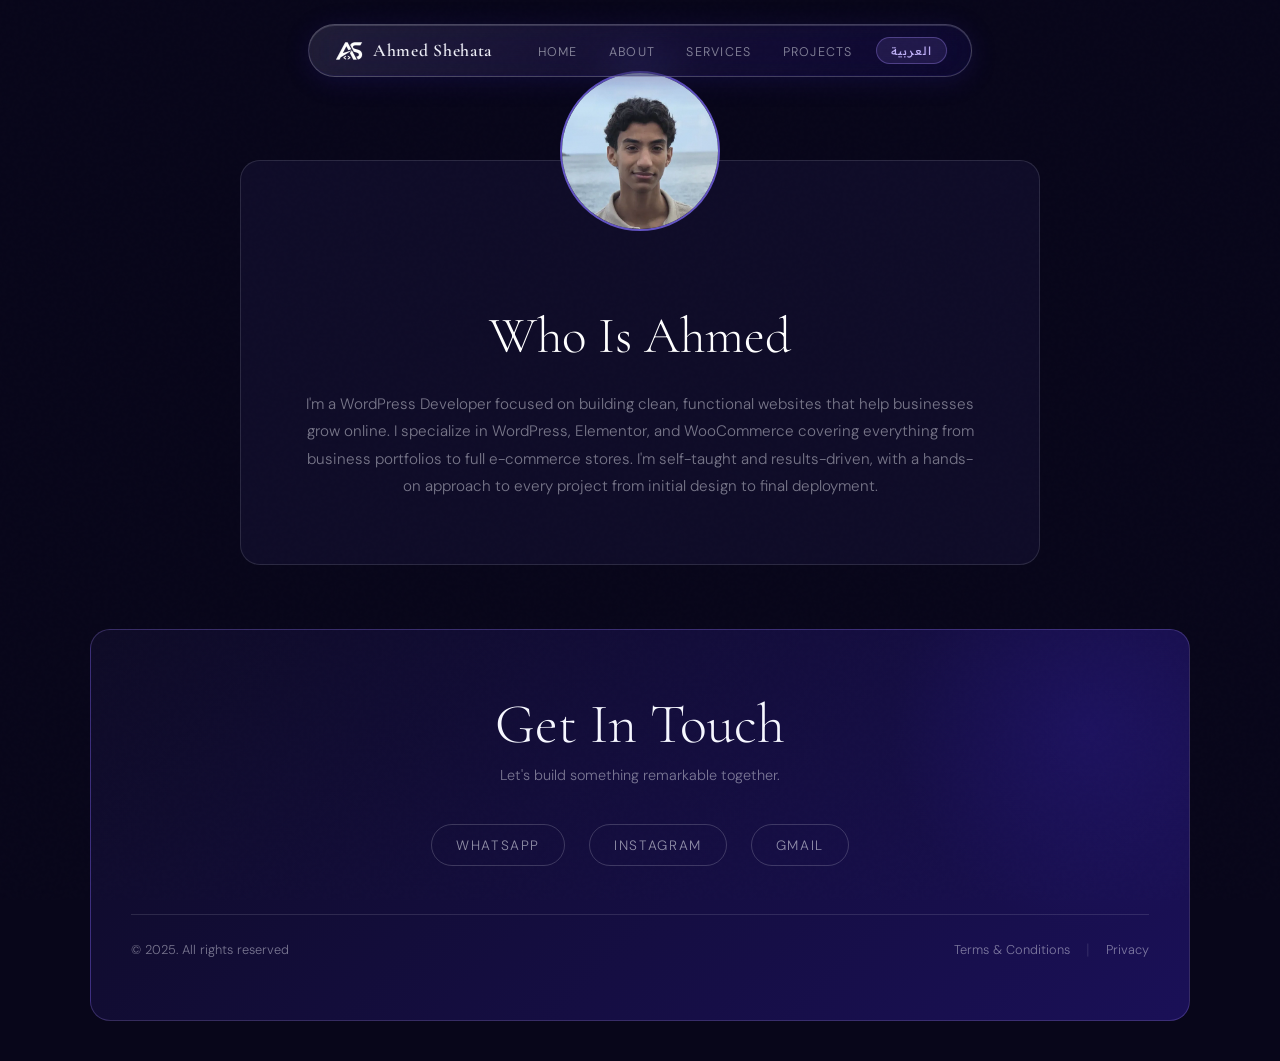
<file: about.html>
<!DOCTYPE html>
<html lang="en">

<head>
  <!-- Google tag (gtag.js) -->
<script async src="https://www.googletagmanager.com/gtag/js?id=G-WSQWW6D2TC"></script>
<script>
  window.dataLayer = window.dataLayer || [];
  function gtag(){dataLayer.push(arguments);}
  gtag('js', new Date());
  gtag('config', 'G-WSQWW6D2TC');
</script>
  <meta charset="UTF-8">
  <meta name="viewport" content="width=device-width, initial-scale=1.0">
  <title>About — Ahmed Shehata</title>
  <!-- Apply saved language before paint to avoid a flash of the wrong direction. -->
  <script>(function(){try{if(localStorage.getItem('siteLang')==='ar'){var d=document.documentElement;d.lang='ar';d.dir='rtl';d.classList.add('ar-mode');}}catch(e){}})();</script>
  <link rel="icon" type="image/png" href="favicon.png">
  <link href="https://fonts.googleapis.com/css2?family=Cormorant+Garamond:wght@300;400;600&family=DM+Sans:wght@300;400;500&display=swap" rel="stylesheet">

</head>

<body>

  <nav>
    <a href="index.html" class="nav-logo">
      <img src="favicon w.png" alt="Ahmed Shehata">
      Ahmed Shehata
    </a>
     <button class="hamburger" onclick="toggleMenu()" aria-expanded="false">
  <span class="bar"></span>
  <span class="bar"></span>
  <span class="bar"></span>
</button>
    <ul class="nav-links" id="nav-links">
      <li><a href="index.html">Home</a></li>
      <li><a href="about.html">About</a></li>
      <li><a href="Services.html">Services</a></li>
      <li><a href="projects.html">Projects</a></li>
    </ul>
  </nav>

  <div class="abtcon">
    <div class="profile-img-wrapper">
      <img src="1-1.webp" alt="Ahmed Shehata">
    </div>
    <h2 class="who" data-ar="من هو أحمد">Who Is Ahmed</h2>
    <p class="wh" data-ar="أنا مطوّر ووردبريس أركّز على بناء مواقع نظيفة وعملية تساعد الأنشطة التجارية على النمو عبر الإنترنت. أتخصص في ووردبريس وElementor وWooCommerce — بدءًا من مواقع الأعمال وصولًا إلى متاجر التجارة الإلكترونية الكاملة. علّمت نفسي بنفسي وأركّز على النتائج، بأسلوب عملي في كل مشروع من التصميم الأولي حتى الإطلاق النهائي.">
      I'm a WordPress Developer focused on building clean, functional websites that help businesses grow online.
      I specialize in WordPress, Elementor, and WooCommerce  covering everything from business portfolios to full e-commerce stores.
      I'm self-taught and results-driven, with a hands-on approach to every project  from initial design to final deployment.
    </p>
  </div>

  <div class="contact-section">
    <h2>Get In Touch</h2>
    <p class="contact-sub">Let's build something remarkable together.</p>
    <div class="links">
      <a href="https://wa.me/201096973281">WhatsApp</a>
      <a href="https://www.instagram.com/ahmed.shehattta/">Instagram</a>
      <a href="mailto:ahmedshehatta.dev@gmail.com">Gmail</a>
    </div>
    <div class="bottom">
      <p>© 2025. All rights reserved</p>
      <div class="policies">
        <a href="terms.html">Terms & Conditions</a>
        <span>|</span>
        <a href="privacy.html">Privacy</a>
      </div>
    </div>
  </div>

    <style>

    *, *::before, *::after { margin: 0; padding: 0; box-sizing: border-box; }

    :root {
      --primary:       #26187c;
      --primary-light: #3a2a9e;
      --primary-dark:  #1a1057;
      --accent:        #f6f7ff;
      --accent-dim:    rgba(246, 247, 255, 0.55);
      --accent-faint:  rgba(246, 247, 255, 0.12);
      --accent-border: rgba(246, 247, 255, 0.18);
      --dark:          #08061a;
      --dark-2:        #0e0b26;
      --text:          #f6f7ff;
      --text-muted:    rgba(246, 247, 255, 0.45);
      --border:        rgba(246, 247, 255, 0.12);
      --gold:          #a78bfa;
    }

    html { scroll-behavior: smooth; }

    body {
      background: var(--dark);
      color: var(--text);
      font-family: 'DM Sans', sans-serif;
      font-weight: 300;
      overflow-x: hidden;
    }

    body::before {
      content: '';
      position: fixed;
      inset: 0;
      background-image: url("data:image/svg+xml,%3Csvg viewBox='0 0 256 256' xmlns='http://www.w3.org/2000/svg'%3E%3Cfilter id='noise'%3E%3CfeTurbulence type='fractalNoise' baseFrequency='0.9' numOctaves='4' stitchTiles='stitch'/%3E%3C/filter%3E%3Crect width='100%25' height='100%25' filter='url(%23noise)' opacity='0.03'/%3E%3C/svg%3E");
      pointer-events: none;
      z-index: 9998;
      opacity: 0.4;
    }

    /* ══════════════════════════════
       NAV  identical to index.html
    ══════════════════════════════ */
    nav {
      position: fixed;
      top: 1.5rem;
      left: 50%;
      transform: translateX(-50%);
      width: auto;
      max-width: 700px;
      padding: 0.6rem 1.5rem;
      display: flex;
      align-items: center;
      gap: 0;
      z-index: 1000;
      border-radius: 100px;
      background: linear-gradient(135deg, rgba(246,247,255,0.10) 0%, rgba(167,139,250,0.08) 50%, rgba(38,24,124,0.15) 100%);
      backdrop-filter: blur(24px) saturate(180%);
      -webkit-backdrop-filter: blur(24px) saturate(180%);
      border: 1px solid rgba(246,247,255,0.22);
      box-shadow: 0 4px 24px rgba(38,24,124,0.3), 0 1px 0 rgba(246,247,255,0.15) inset, 0 -1px 0 rgba(38,24,124,0.2) inset;
      transition: box-shadow 0.4s ease, background 0.4s ease;
      white-space: nowrap;
    }
    nav:hover {
      box-shadow: 0 8px 40px rgba(38,24,124,0.55), 0 1px 0 rgba(246,247,255,0.2) inset, 0 -1px 0 rgba(38,24,124,0.3) inset;
    }
    .nav-logo {
      font-family: 'Cormorant Garamond', serif;
      font-size: 1.1rem;
      font-weight: 600;
      color: var(--accent);
      letter-spacing: 0.04em;
      text-decoration: none;
      display: flex;
      align-items: center;
      gap: 0.5rem;
      margin-right: 2rem;
      flex-shrink: 0;
    }
    .nav-logo img { height: 32px; width: auto; border-radius: 50%; }
    .nav-links {
      display: flex;
      gap: 0.25rem;
      list-style: none;
      align-items: center;
    }
    .nav-links a {
      color: var(--accent-dim);
      text-decoration: none;
      font-size: 0.78rem;
      letter-spacing: 0.1em;
      text-transform: uppercase;
      padding: 0.4rem 0.85rem;
      border-radius: 100px;
      transition: all 0.25s;
    }
    .nav-links a:hover { color: var(--accent); background: rgba(246,247,255,0.1); }
    .hamburger {
      display: none;
      background: none;
      border: none;
      color: var(--accent);
      font-size: 1.6rem;
      cursor: pointer;
      margin-left: auto;
    }

    /* Mobile nav  identical to index.html */
    @media (max-width: 768px) {
      nav { top: 1rem; padding: 0.6rem 1rem; max-width: calc(100vw - 2rem); }
      .hamburger { display: block; }
      .nav-links {
        display: none;
        flex-direction: column;
        position: absolute;
        top: 60px;
        left: 50%;
        transform: translateX(-50%);
        width: 220px;
        background: rgba(14,11,38,0.97);
        backdrop-filter: blur(20px);
        border: 1px solid var(--border);
        border-radius: 16px;
        padding: 1rem;
        gap: 0.25rem;
        z-index: 999;
      }
      .nav-links.open { display: flex; }
      .nav-links a { text-align: center; }
      .abtcon { margin: 6rem 1rem 2rem; padding: 3rem 1.25rem 2rem; }
      .profile-img-wrapper { width: 120px; height: 120px; top: -60px; }
      .contact-section { padding: 40px 24px; margin: 20px 16px; }
      .bottom { flex-direction: column; text-align: center; }
    }

    /* The 3 bars */
.hamburger .bar {
  display: block;
  width: 28px; height: 2px;
  background: #fff;
  border-radius: 2px;
  margin: 4px 0;
  transform-origin: center;
  transition:
    transform 0.35s cubic-bezier(0.4,0,0.2,1),
    opacity   0.2s ease,
    width     0.35s ease;
}

/* When the button has .open class */
.hamburger.open .bar:nth-child(1) {
  transform: translateY(10px) rotate(45deg);
}
.hamburger.open .bar:nth-child(2) {
  opacity: 0;
  transform: scaleX(0);
}
.hamburger.open .bar:nth-child(3) {
  transform: translateY(-10px) rotate(-45deg);
}

    /* ══════════════════════════════
       ABOUT CARD
    ══════════════════════════════ */
    .abtcon {
      max-width: 800px;
      margin: 10rem auto 4rem;
      padding: 4rem;
      padding-top: 8rem;
      background-color: #0F0C28;
      border: 0.5px solid var(--border);
      border-radius: 20px;
      position: relative;
    }

    .profile-img-wrapper {
      position: absolute;
      top: -90px;
      left: 50%;
      transform: translateX(-50%);
      width: 160px;
      height: 160px;
      border-radius: 50%;
      border: 2.5px solid #6253c4;
      overflow: hidden;
      background-color: #1c1c1c;
    }

    .profile-img-wrapper img {
      width: 100%;
      height: 100%;
      object-fit: cover;
      display: block;
    }

    .who {
      font-family: 'Cormorant Garamond', serif;
      font-size: clamp(2rem, 4vw, 3.5rem);
      font-weight: 300;
      color: white;
      text-align: center;
      margin-top: 1rem;
      margin-bottom: 1.5rem;
    }

    .wh {
      color: var(--text-muted);
      line-height: 1.8;
      font-size: 0.95rem;
      text-align: center;
    }

    /* ══════════════════════════════
       CONTACT
    ══════════════════════════════ */
    .contact-section {
      background: linear-gradient(135deg, var(--dark-2) 0%, #1a1057 100%);
      border: 0.5px solid rgba(167,139,250,0.25);
      border-radius: 20px;
      padding: 60px 40px;
      color: var(--accent);
      max-width: 1100px;
      margin: 40px auto;
      text-align: center;
      position: relative;
      overflow: hidden;
    }

    .contact-section::before {
      content: '';
      position: absolute;
      top: -100px; right: -100px;
      width: 400px; height: 400px;
      background: radial-gradient(circle, rgba(38,24,124,0.4) 0%, transparent 70%);
      pointer-events: none;
    }

    .contact-section h2 {
      font-size: clamp(2rem, 5vw, 3.5rem);
      margin-bottom: 0.5rem;
      font-family: 'Cormorant Garamond', serif;
      font-weight: 300;
    }

    .contact-sub { color: var(--text-muted); font-size: 0.9rem; margin-bottom: 2.5rem; }

    .links { display: flex; justify-content: center; gap: 1.5rem; margin-bottom: 3rem; flex-wrap: wrap; }

    .links a {
      color: var(--accent-dim);
      text-decoration: none;
      font-size: 0.85rem;
      letter-spacing: 0.12em;
      text-transform: uppercase;
      padding: 0.7rem 1.5rem;
      border: 0.5px solid var(--accent-border);
      border-radius: 100px;
      transition: all 0.3s;
    }
    .links a:hover { color: var(--accent); border-color: rgba(246,247,255,0.4); background: rgba(246,247,255,0.07); }

    .bottom { display: flex; justify-content: space-between; align-items: center; flex-wrap: wrap; gap: 1rem; padding-top: 1.5rem; border-top: 0.5px solid var(--border); }
    .bottom p { font-size: 0.8rem; color: var(--text-muted); }
    .policies { display: flex; gap: 1rem; align-items: center; }
    .policies a { color: var(--text-muted); text-decoration: none; font-size: 0.8rem; transition: color 0.2s; }
    .policies a:hover { color: var(--accent); }
    .policies span { color: var(--border); }

  </style>

  <script>
    function toggleMenu() {
      document.getElementById('nav-links').classList.toggle('open');
    }

        //burger
     function toggleMenu() {
  const btn = document.querySelector('.hamburger');
  const nav = document.getElementById('nav-links');
  btn.classList.toggle('open');
  nav.classList.toggle('open');
  btn.setAttribute('aria-expanded', btn.classList.contains('open'));
}
  </script>

<!-- Bilingual EN ⇄ AR toggle (shared site-wide) -->
<script src="lang.js"></script>
</body>
</html>
</file>
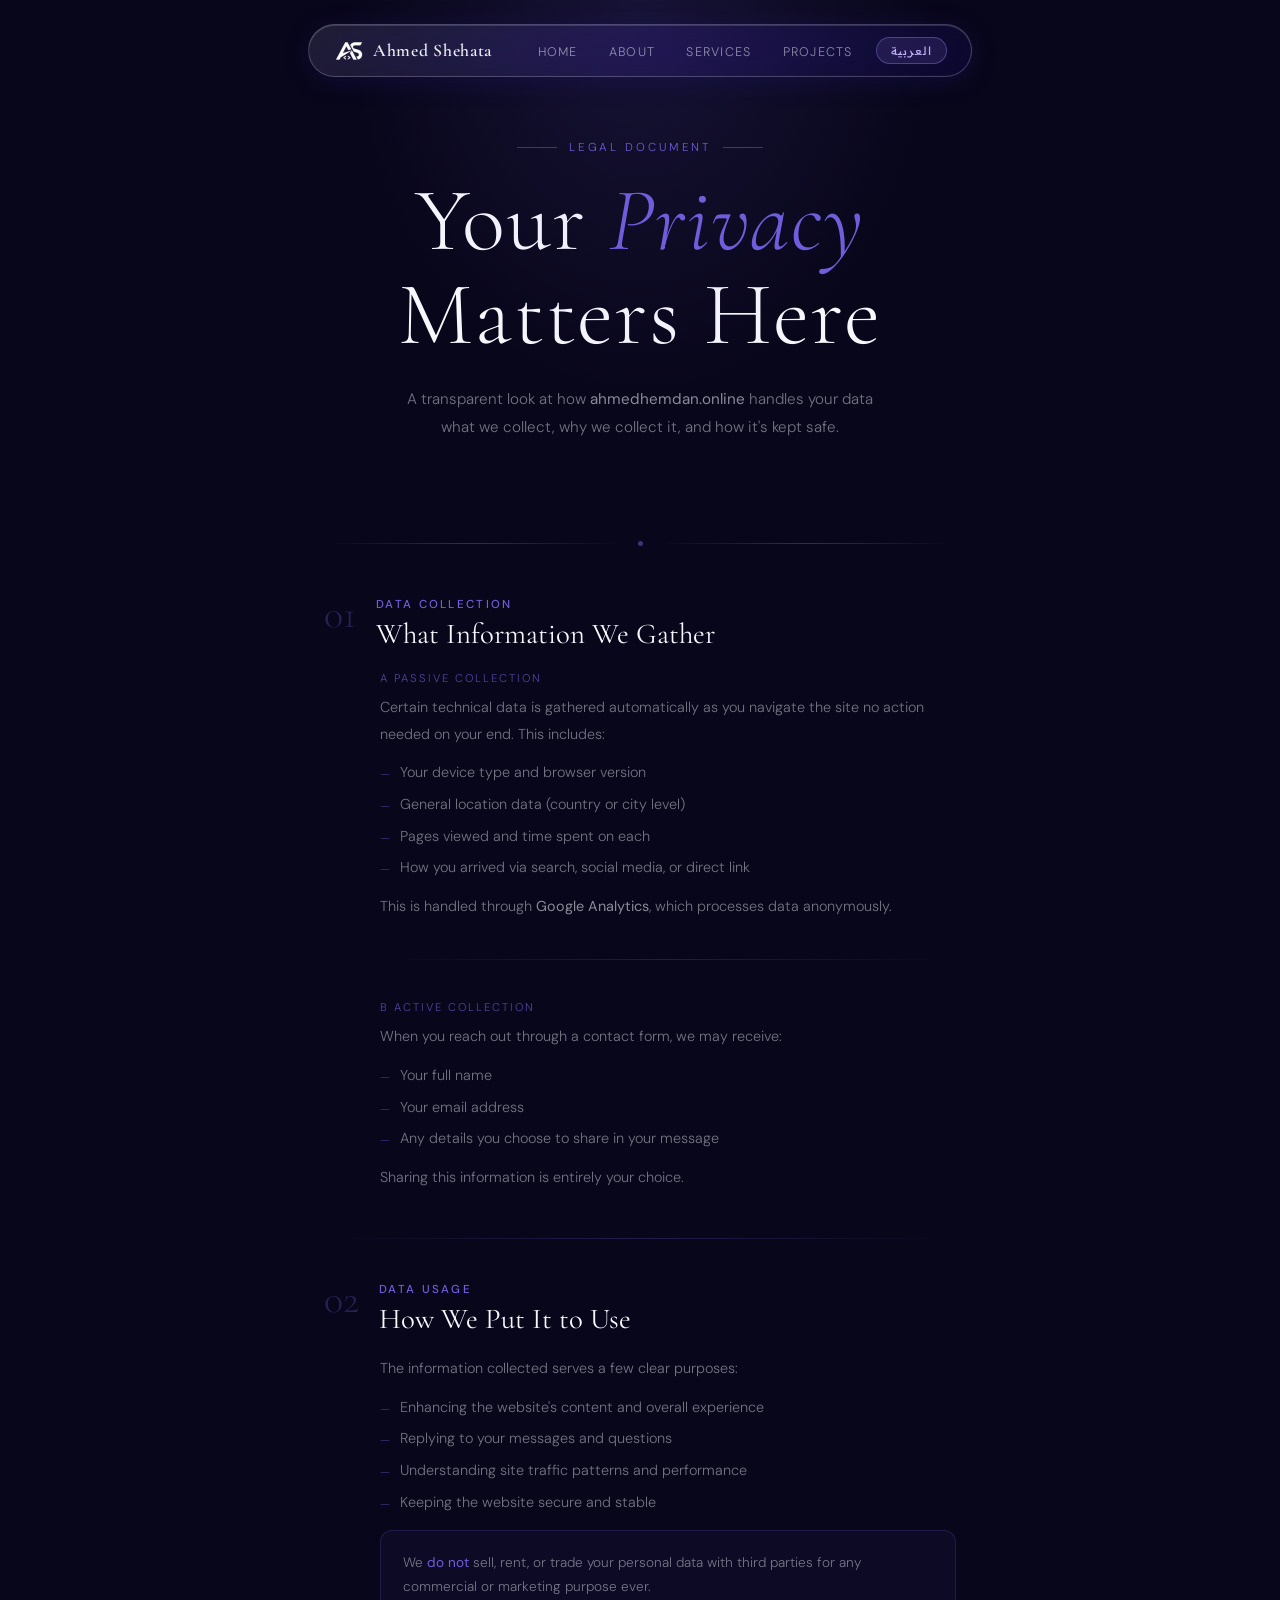
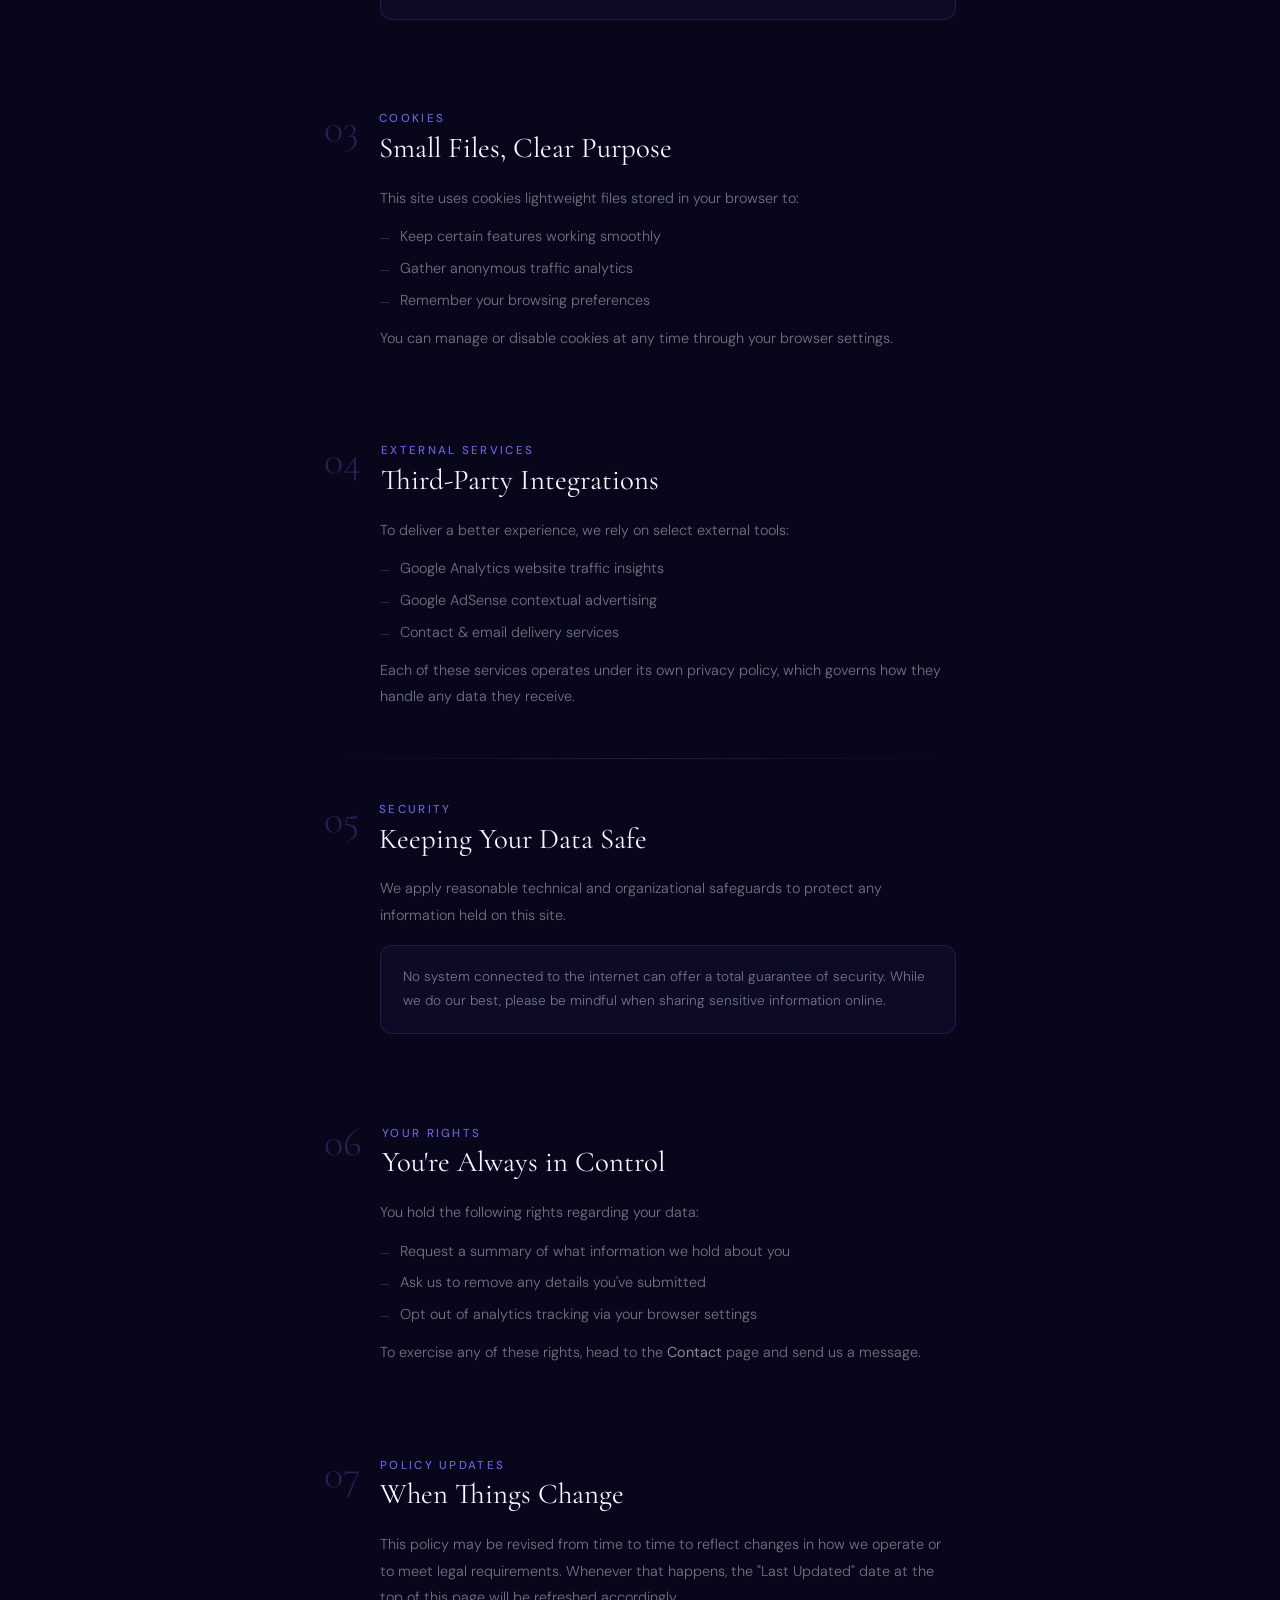
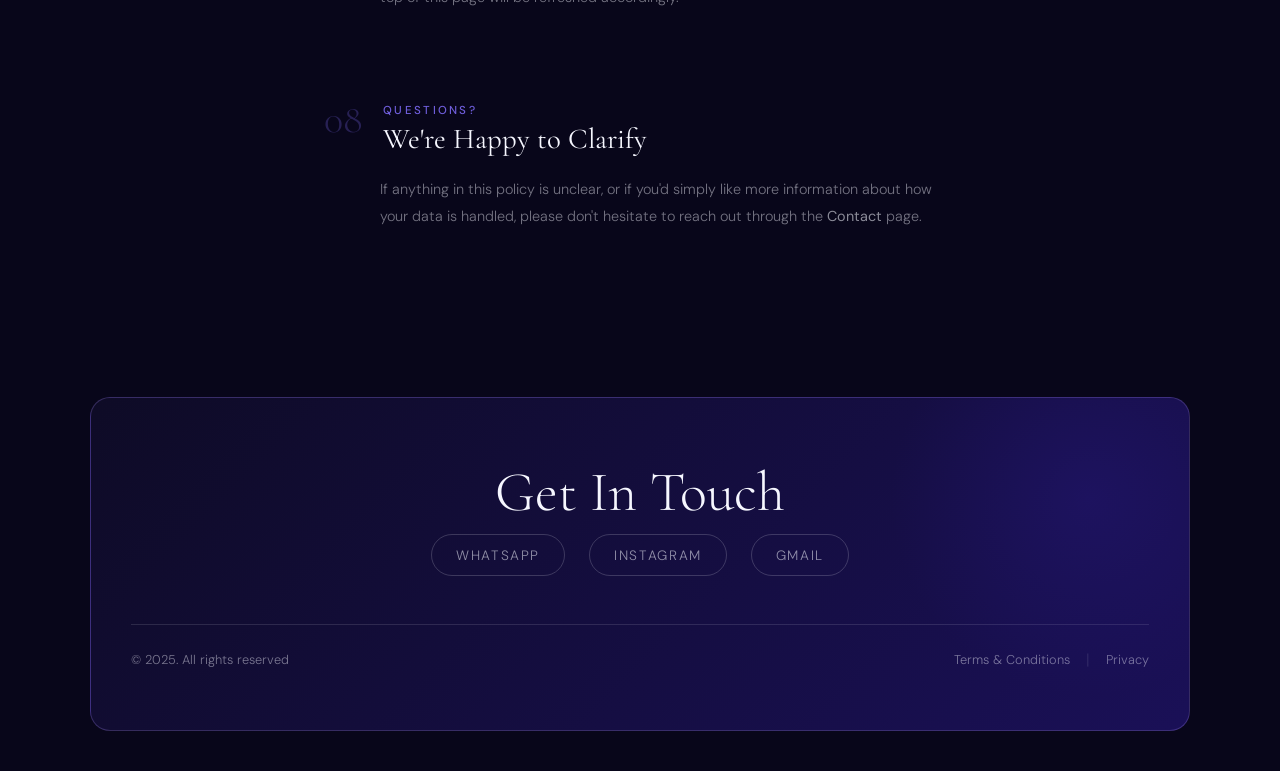
<file: privacy.html>
<!DOCTYPE html>
<html lang="en">
<head>
  <!-- Google tag (gtag.js) -->
<script async src="https://www.googletagmanager.com/gtag/js?id=G-WSQWW6D2TC"></script>
<script>
  window.dataLayer = window.dataLayer || [];
  function gtag(){dataLayer.push(arguments);}
  gtag('js', new Date());

  gtag('config', 'G-WSQWW6D2TC');
</script>
  <meta charset="UTF-8">
  <meta name="viewport" content="width=device-width, initial-scale=1.0">
  <title>Privacy Policy — Ahmed Shehata</title>
  <!-- Apply saved language before paint to avoid a flash of the wrong direction. -->
  <script>(function(){try{if(localStorage.getItem('siteLang')==='ar'){var d=document.documentElement;d.lang='ar';d.dir='rtl';d.classList.add('ar-mode');}}catch(e){}})();</script>
   <link rel="icon" type="image/png" href="favicon.png">
  <link href="https://fonts.googleapis.com/css2?family=Cormorant+Garamond:ital,wght@0,300;0,400;0,600;1,300&family=DM+Sans:wght@300;400;500&display=swap" rel="stylesheet">

</head>
<body>

  <!-- NAV -->
  <nav>
    <a href="#" class="nav-logo">
        <img src="favicon w.png" alt="Ahmed Shehata">
      Ahmed Shehata
    </a>
      <button class="hamburger" onclick="toggleMenu()" aria-expanded="false">
  <span class="bar"></span>
  <span class="bar"></span>
  <span class="bar"></span>
</button>
    <ul class="nav-links" id="nav-links">
      <li><a href="index.html">Home</a></li>
      <li><a href="about.html">About</a></li>
      <li><a href="Services.html">Services</a></li>
      <li><a href="projects.html">Projects</a></li>
    </ul>
  </nav>

  <!-- HERO -->
  <header class="hero">
    <div class="hero-eyebrow" data-ar="مستند قانوني">Legal Document</div>
    <h1 data-ar="<em>خصوصيتك</em><br>تهمّنا هنا">Your <em>Privacy</em><br>Matters Here</h1>
    <p class="hero-sub" data-ar="نظرة شفّافة على كيفية تعامل <strong>ahmedhemdan.online</strong> مع بياناتك — ما الذي نجمعه، ولماذا نجمعه، وكيف نحافظ على أمانه.">
      A transparent look at how <strong>ahmedhemdan.online</strong> handles
      your data  what we collect, why we collect it, and how it's kept safe.
    </p>
    
  </header>

  <div class="divider">
    <div class="divider-line"></div>
    <div class="divider-dot"></div>
    <div class="divider-line"></div>
  </div>

  <!-- CONTENT -->
  <div class="content">

    <!-- 01 -->
    <div class="policy-block">
      <div class="block-header">
        <div class="block-number">01</div>
        <div class="block-title-wrap">
          <div class="block-title" data-ar="جمع البيانات">Data Collection</div>
          <div class="block-subtitle" data-ar="ما المعلومات التي نجمعها">What Information We Gather</div>
        </div>
      </div>
      <div class="block-body">

        <div class="sub-section">
          <div class="sub-label" data-ar="أ  الجمع التلقائي">A  Passive Collection</div>
          <p data-ar="تُجمع بعض البيانات التقنية تلقائيًا أثناء تصفّحك للموقع — دون أي إجراء من جانبك. ويشمل ذلك:">Certain technical data is gathered automatically as you navigate the site  no action needed on your end. This includes:</p>
          <ul class="policy-list">
            <li data-ar="نوع جهازك وإصدار متصفّحك">Your device type and browser version</li>
            <li data-ar="بيانات الموقع العامة (على مستوى الدولة أو المدينة)">General location data (country or city level)</li>
            <li data-ar="الصفحات التي شاهدتها والوقت الذي قضيته في كل منها">Pages viewed and time spent on each</li>
            <li data-ar="كيفية وصولك — عبر البحث، أو وسائل التواصل، أو رابط مباشر">How you arrived  via search, social media, or direct link</li>
          </ul>
          <p data-ar="يتم ذلك عبر <span class=&quot;hl&quot;>Google Analytics</span>، الذي يعالج البيانات بشكل مجهول الهوية.">This is handled through <span class="hl">Google Analytics</span>, which processes data anonymously.</p>
        </div>

        <div class="sep"></div>

        <div class="sub-section">
          <div class="sub-label" data-ar="ب  الجمع المباشر">B  Active Collection</div>
          <p data-ar="عندما تتواصل معنا عبر نموذج التواصل، قد نستلم:">When you reach out through a contact form, we may receive:</p>
          <ul class="policy-list">
            <li data-ar="اسمك الكامل">Your full name</li>
            <li data-ar="عنوان بريدك الإلكتروني">Your email address</li>
            <li data-ar="أي تفاصيل تختار مشاركتها في رسالتك">Any details you choose to share in your message</li>
          </ul>
          <p data-ar="مشاركة هذه المعلومات هي خيارك بالكامل.">Sharing this information is entirely your choice.</p>
        </div>

      </div>
    </div>

    <div class="sep"></div>

    <!-- 02 -->
    <div class="policy-block">
      <div class="block-header">
        <div class="block-number">02</div>
        <div class="block-title-wrap">
          <div class="block-title" data-ar="استخدام البيانات">Data Usage</div>
          <div class="block-subtitle" data-ar="كيف نستفيد منها">How We Put It to Use</div>
        </div>
      </div>
      <div class="block-body">
        <p data-ar="تخدم المعلومات المجموعة بضعة أغراض واضحة:">The information collected serves a few clear purposes:</p>
        <ul class="policy-list">
          <li data-ar="تحسين محتوى الموقع والتجربة العامة">Enhancing the website's content and overall experience</li>
          <li data-ar="الردّ على رسائلك وأسئلتك">Replying to your messages and questions</li>
          <li data-ar="فهم أنماط زيارة الموقع وأدائه">Understanding site traffic patterns and performance</li>
          <li data-ar="الحفاظ على أمان الموقع واستقراره">Keeping the website secure and stable</li>
        </ul>
        <div class="notice-card">
          <p data-ar="نحن <span class=&quot;hl-purple&quot;>لا</span> نبيع بياناتك الشخصية أو نؤجّرها أو نتاجر بها مع أطراف خارجية لأي غرض تجاري أو تسويقي — إطلاقًا.">We <span class="hl-purple">do not</span> sell, rent, or trade your personal data with third parties for any commercial or marketing purpose  ever.</p>
        </div>
      </div>
    </div>

    <div class="sep"></div>

    <!-- 03 -->
    <div class="policy-block">
      <div class="block-header">
        <div class="block-number">03</div>
        <div class="block-title-wrap">
          <div class="block-title" data-ar="ملفات تعريف الارتباط">Cookies</div>
          <div class="block-subtitle" data-ar="ملفات صغيرة بهدف واضح">Small Files, Clear Purpose</div>
        </div>
      </div>
      <div class="block-body">
        <p data-ar="يستخدم هذا الموقع ملفات تعريف الارتباط — وهي ملفات خفيفة تُخزَّن في متصفّحك — من أجل:">This site uses cookies lightweight files stored in your browser to:</p>
        <ul class="policy-list">
          <li data-ar="إبقاء بعض الميزات تعمل بسلاسة">Keep certain features working smoothly</li>
          <li data-ar="جمع تحليلات مجهولة عن الزيارات">Gather anonymous traffic analytics</li>
          <li data-ar="تذكّر تفضيلات تصفّحك">Remember your browsing preferences</li>
        </ul>
        <p data-ar="يمكنك إدارة ملفات تعريف الارتباط أو تعطيلها في أي وقت من خلال إعدادات متصفّحك.">You can manage or disable cookies at any time through your browser settings.</p>
      </div>
    </div>

    <div class="sep"></div>

    <!-- 04 -->
    <div class="policy-block">
      <div class="block-header">
        <div class="block-number">04</div>
        <div class="block-title-wrap">
          <div class="block-title" data-ar="الخدمات الخارجية">External Services</div>
          <div class="block-subtitle" data-ar="تكاملات الأطراف الخارجية">Third-Party Integrations</div>
        </div>
      </div>
      <div class="block-body">
        <p data-ar="لتقديم تجربة أفضل، نعتمد على مجموعة مختارة من الأدوات الخارجية:">To deliver a better experience, we rely on select external tools:</p>
        <ul class="policy-list">
          <li data-ar="Google Analytics — رؤى عن زيارات الموقع">Google Analytics website traffic insights</li>
          <li data-ar="Google AdSense — إعلانات سياقية">Google AdSense contextual advertising</li>
          <li data-ar="خدمات التواصل وتوصيل البريد الإلكتروني">Contact & email delivery services</li>
        </ul>
        <p data-ar="تعمل كل خدمة من هذه الخدمات وفق سياسة الخصوصية الخاصة بها، التي تحكم كيفية تعاملها مع أي بيانات تستلمها.">Each of these services operates under its own privacy policy, which governs how they handle any data they receive.</p>
      </div>
    </div>

    <div class="sep"></div>

    <!-- 05 -->
    <div class="policy-block">
      <div class="block-header">
        <div class="block-number">05</div>
        <div class="block-title-wrap">
          <div class="block-title" data-ar="الأمان">Security</div>
          <div class="block-subtitle" data-ar="الحفاظ على أمان بياناتك">Keeping Your Data Safe</div>
        </div>
      </div>
      <div class="block-body">
        <p data-ar="نطبّق تدابير تقنية وتنظيمية معقولة لحماية أي معلومات محفوظة على هذا الموقع.">We apply reasonable technical and organizational safeguards to protect any information held on this site.</p>
        <div class="notice-card">
          <p data-ar="لا يمكن لأي نظام متصل بالإنترنت أن يضمن الأمان بشكل كامل. ورغم بذلنا قصارى جهدنا، يُرجى توخّي الحذر عند مشاركة معلومات حسّاسة عبر الإنترنت.">No system connected to the internet can offer a total guarantee of security. While we do our best, please be mindful when sharing sensitive information online.</p>
        </div>
      </div>
    </div>

    <div class="sep"></div>

    <!-- 06 -->
    <div class="policy-block">
      <div class="block-header">
        <div class="block-number">06</div>
        <div class="block-title-wrap">
          <div class="block-title" data-ar="حقوقك">Your Rights</div>
          <div class="block-subtitle" data-ar="أنت دائمًا المتحكّم">You're Always in Control</div>
        </div>
      </div>
      <div class="block-body">
        <p data-ar="تتمتّع بالحقوق التالية فيما يخصّ بياناتك:">You hold the following rights regarding your data:</p>
        <ul class="policy-list">
          <li data-ar="طلب ملخّص بالمعلومات التي نحتفظ بها عنك">Request a summary of what information we hold about you</li>
          <li data-ar="مطالبتنا بحذف أي تفاصيل قمت بإرسالها">Ask us to remove any details you've submitted</li>
          <li data-ar="إلغاء تتبّع التحليلات عبر إعدادات متصفّحك">Opt out of analytics tracking via your browser settings</li>
        </ul>
        <p data-ar="لممارسة أي من هذه الحقوق، توجّه إلى صفحة <span class=&quot;hl&quot;>التواصل</span> وأرسل لنا رسالة.">To exercise any of these rights, head to the <span class="hl">Contact</span> page and send us a message.</p>
      </div>
    </div>

    <div class="sep"></div>

    <!-- 07 -->
    <div class="policy-block">
      <div class="block-header">
        <div class="block-number">07</div>
        <div class="block-title-wrap">
          <div class="block-title" data-ar="تحديثات السياسة">Policy Updates</div>
          <div class="block-subtitle" data-ar="عندما تتغيّر الأمور">When Things Change</div>
        </div>
      </div>
      <div class="block-body">
        <p data-ar="قد تُراجَع هذه السياسة من وقت لآخر لتعكس تغييرات في طريقة عملنا أو للامتثال للمتطلبات القانونية. وكلما حدث ذلك، سيُحدَّث تاريخ &laquo;آخر تحديث&raquo; أعلى هذه الصفحة تبعًا لذلك.">This policy may be revised from time to time to reflect changes in how we operate or to meet legal requirements. Whenever that happens, the "Last Updated" date at the top of this page will be refreshed accordingly.</p>
      </div>
    </div>

    <div class="sep"></div>

    <!-- 08 -->
    <div class="policy-block">
      <div class="block-header">
        <div class="block-number">08</div>
        <div class="block-title-wrap">
          <div class="block-title" data-ar="أسئلة؟">Questions?</div>
          <div class="block-subtitle" data-ar="يسعدنا التوضيح">We're Happy to Clarify</div>
        </div>
      </div>
      <div class="block-body">
        <p data-ar="إذا كان أي شيء في هذه السياسة غير واضح، أو إذا كنت ترغب ببساطة في مزيد من المعلومات حول كيفية التعامل مع بياناتك، فلا تتردّد في التواصل عبر صفحة <span class=&quot;hl&quot;>التواصل</span>.">If anything in this policy is unclear, or if you'd simply like more information about how your data is handled, please don't hesitate to reach out through the <span class="hl">Contact</span> page.</p>
      </div>
    </div>

  </div>

  <!-- CONTACT FOOTER -->
  <div class="contact-section">
    <h2>Get In Touch</h2>
    <div class="links">
      <a href="https://wa.me/201096973281">WhatsApp</a>
      <a href="https://www.instagram.com/ahmed_shehattta/">Instagram</a>
       <a href="mailto:ahmedshehatta.dev@gmail.com">Gmail</a>
    </div>
    <div class="bottom">
      <p>© 2025. All rights reserved</p>
      <div class="policies">
        <a href="terms.html">Terms & Conditions</a>
        <span>|</span>
        <a href="privacy.html">Privacy</a>
      </div>
    </div>
  </div>

  <style>








    *, *::before, *::after { margin: 0; padding: 0; box-sizing: border-box; }

    :root {
      --primary:       #26187c;
      --primary-light: #3a2a9e;
      --primary-dark:  #1a1057;
      --primary-glow:  rgba(38, 24, 124, 0.35);
      --accent:        #f6f7ff;
      --accent-dim:    rgba(246, 247, 255, 0.55);
      --accent-faint:  rgba(246, 247, 255, 0.12);
      --accent-border: rgba(246, 247, 255, 0.18);
      --dark:          #08061a;
      --dark-2:        #0e0b26;
      --dark-3:        #150f30;
      --text:          #f6f7ff;
      --text-muted:    rgba(246, 247, 255, 0.45);
      --border:        rgba(246, 247, 255, 0.12);
      --gold:          #a78bfa;
      --gold-light:    #c4b5fd;
      --purple:        #6f5edb;
    }

    html { scroll-behavior: smooth; }

    body {
      background: var(--dark);
      color: var(--text);
      font-family: 'DM Sans', sans-serif;
      font-weight: 300;
      overflow-x: hidden;
    }

    /* ── NAV ── */
    nav {
      position: fixed;
      top: 1.5rem;
      left: 50%;
      transform: translateX(-50%);
      width: auto;
      max-width: 700px;
      padding: 0.6rem 1.5rem;
      display: flex;
      align-items: center;
      gap: 0;
      z-index: 1000;
      border-radius: 100px;
      background: linear-gradient(135deg,
        rgba(246,247,255,0.10) 0%,
        rgba(167,139,250,0.08) 50%,
        rgba(38,24,124,0.15) 100%);
      backdrop-filter: blur(24px) saturate(180%);
      -webkit-backdrop-filter: blur(24px) saturate(180%);
      border: 1px solid rgba(246,247,255,0.22);
      box-shadow:
        0 4px 24px rgba(38,24,124,0.3),
        0 1px 0 rgba(246,247,255,0.15) inset,
        0 -1px 0 rgba(38,24,124,0.2) inset;
      transition: box-shadow 0.4s ease, background 0.4s ease;
      white-space: nowrap;
    }
    nav:hover {
      box-shadow:
        0 8px 40px rgba(38,24,124,0.55),
        0 1px 0 rgba(246,247,255,0.2) inset,
        0 -1px 0 rgba(38,24,124,0.3) inset;
    }
    .nav-logo {
      font-family: 'Cormorant Garamond', serif;
      font-size: 1.1rem;
      font-weight: 600;
      color: var(--accent);
      letter-spacing: 0.04em;
      text-decoration: none;
      display: flex;
      align-items: center;
      gap: 0.5rem;
      margin-right: 2rem;
      flex-shrink: 0;
    }
    .nav-logo img { height: 32px; width: auto; border-radius: 50%; }
    .nav-links {
      display: flex;
      gap: 0.25rem;
      list-style: none;
      align-items: center;
    }
    .nav-links a {
      color: var(--accent-dim);
      text-decoration: none;
      font-size: 0.78rem;
      letter-spacing: 0.1em;
      text-transform: uppercase;
      padding: 0.4rem 0.85rem;
      border-radius: 100px;
      transition: all 0.25s;
    }
    .nav-links a:hover {
      color: var(--accent);
      background: rgba(246,247,255,0.1);
    }
    .hamburger {
      display: none;
      background: none;
      border: none;
      color: var(--accent);
      font-size: 1.6rem;
      cursor: pointer;
      margin-left: auto;
    }

    /* The 3 bars */
.hamburger .bar {
  display: block;
  width: 28px; height: 2px;
  background: #fff;
  border-radius: 2px;
  margin: 4px 0;
  transform-origin: center;
  transition:
    transform 0.35s cubic-bezier(0.4,0,0.2,1),
    opacity   0.2s ease,
    width     0.35s ease;
}

/* When the button has .open class */
.hamburger.open .bar:nth-child(1) {
  transform: translateY(10px) rotate(45deg);
}
.hamburger.open .bar:nth-child(2) {
  opacity: 0;
  transform: scaleX(0);
}
.hamburger.open .bar:nth-child(3) {
  transform: translateY(-10px) rotate(-45deg);
}

    /* ── HERO ── */
    .hero {
      padding: 140px 1.5rem 60px;
      text-align: center;
      position: relative;
      overflow: hidden;
    }
    .hero::before {
      content: '';
      position: absolute;
      top: 0; left: 50%;
      transform: translateX(-50%);
      width: 600px; height: 400px;
      background: radial-gradient(ellipse at top, rgba(111,94,219,0.15) 0%, transparent 70%);
      pointer-events: none;
    }

    .hero-eyebrow {
      font-family: 'DM Sans', sans-serif;
      font-size: 0.72rem;
      letter-spacing: 0.25em;
      text-transform: uppercase;
      color: var(--purple);
      margin-bottom: 1.2rem;
      display: flex;
      align-items: center;
      justify-content: center;
      gap: 0.75rem;
    }
    .hero-eyebrow::before,
    .hero-eyebrow::after {
      content: '';
      width: 40px;
      height: 1px;
      background: var(--purple);
      opacity: 0.5;
    }

    .hero h1 {
      font-family: 'Cormorant Garamond', serif;
      font-size: clamp(3rem, 7vw, 6rem);
      font-weight: 300;
      color: var(--accent);
      letter-spacing: 0.02em;
      line-height: 1.05;
      margin-bottom: 1.5rem;
    }
    .hero h1 em {
      font-style: italic;
      color: var(--purple);
    }

    .hero-sub {
      font-family: 'DM Sans', sans-serif;
      font-size: clamp(0.85rem, 1.5vw, 0.95rem);
      color: var(--text-muted);
      max-width: 480px;
      margin: 0 auto 2.5rem;
      line-height: 1.8;
    }
    .hero-sub strong {
      color: var(--accent-dim);
      font-weight: 400;
    }

    .hero-meta {
      display: inline-flex;
      align-items: center;
      gap: 0.5rem;
      font-size: 0.75rem;
      color: var(--text-muted);
      letter-spacing: 0.08em;
      border: 0.5px solid var(--border);
      border-radius: 100px;
      padding: 0.4rem 1rem;
    }
    .hero-meta::before {
      content: '';
      width: 6px; height: 6px;
      border-radius: 50%;
      background: var(--purple);
      opacity: 0.7;
    }

    /* ── DIVIDER ── */
    .divider {
      display: flex;
      align-items: center;
      gap: 1rem;
      max-width: 680px;
      margin: 0 auto 0;
      padding: 0 1.5rem;
    }
    .divider-line {
      flex: 1;
      height: 0.5px;
      background: linear-gradient(to right, transparent, rgba(111,94,219,0.4), transparent);
    }
    .divider-dot {
      width: 5px; height: 5px;
      border-radius: 50%;
      background: var(--purple);
      opacity: 0.5;
    }

    /* ── CONTENT WRAPPER ── */
    .content {
      max-width: 680px;
      margin: 0 auto;
      padding: 3rem 1.5rem 5rem;
    }

    /* ── POLICY BLOCK ── */
    .policy-block {
      margin-bottom: 3rem;
      position: relative;
      opacity: 0;
      transform: translateY(20px);
      transition: opacity 0.6s ease, transform 0.6s ease;
    }
    .policy-block.visible {
      opacity: 1;
      transform: none;
    }

    .block-header {
      display: flex;
      align-items: flex-start;
      gap: 1.25rem;
      margin-bottom: 1.2rem;
    }

    .block-number {
      font-family: 'Cormorant Garamond', serif;
      font-size: 2.5rem;
      font-weight: 300;
      color: var(--purple);
      opacity: 0.3;
      line-height: 1;
      flex-shrink: 0;
      min-width: 2rem;
    }

    .block-title-wrap { flex: 1; padding-top: 0.2rem; }

    .block-title {
      font-family: 'DM Sans', sans-serif;
      font-size: 0.72rem;
      font-weight: 500;
      letter-spacing: 0.2em;
      text-transform: uppercase;
      color: var(--purple);
      margin-bottom: 0.3rem;
    }

    .block-subtitle {
      font-family: 'Cormorant Garamond', serif;
      font-size: clamp(1.3rem, 3vw, 1.8rem);
      font-weight: 400;
      color: var(--accent);
      line-height: 1.2;
    }

    .block-body {
      padding-left: 3.5rem;
    }

    .block-body p {
      font-size: 0.9rem;
      color: var(--text-muted);
      line-height: 1.85;
      max-width: 100%;
      text-align: left;
      margin: 0 0 0.8rem 0;
    }
    .block-body p strong {
      color: var(--accent-dim);
      font-weight: 400;
    }

    /* ── SUB-SECTION ── */
    .sub-section {
      margin: 1.2rem 0;
    }
    .sub-label {
      font-size: 0.7rem;
      letter-spacing: 0.18em;
      text-transform: uppercase;
      color: var(--purple);
      opacity: 0.7;
      margin-bottom: 0.6rem;
    }

    /* ── LIST ── */
    .policy-list {
      list-style: none;
      padding: 0;
      display: flex;
      flex-direction: column;
      gap: 0.45rem;
      margin-bottom: 0.8rem;
    }
    .policy-list li {
      font-size: 0.9rem;
      color: var(--text-muted);
      line-height: 1.7;
      display: flex;
      align-items: flex-start;
      gap: 0.65rem;
    }
    .policy-list li::before {
      content: '—';
      color: var(--purple);
      opacity: 0.5;
      flex-shrink: 0;
      font-size: 0.75rem;
      margin-top: 0.25rem;
    }

    /* ── INLINE HIGHLIGHT ── */
    .hl {
      color: var(--accent-dim);
      font-weight: 400;
    }
    .hl-purple {
      color: var(--purple);
      font-weight: 400;
    }

    /* ── SEPARATOR ── */
    .sep {
      height: 0.5px;
      background: linear-gradient(to right, transparent, rgba(111,94,219,0.25), transparent);
      margin: 2.5rem 0;
    }

    /* ── NOTICE CARD ── */
    .notice-card {
      background: rgba(111,94,219,0.06);
      border: 0.5px solid rgba(111,94,219,0.2);
      border-radius: 12px;
      padding: 1.2rem 1.4rem;
      margin-top: 1rem;
    }
    .notice-card p {
      font-size: 0.85rem;
      color: var(--text-muted);
      line-height: 1.8;
      max-width: 100%;
      text-align: left;
      margin: 0;
    }

    /* ── FOOTER CONTACT ── */
    .contact-section {
      background: linear-gradient(135deg, var(--dark-2) 0%, var(--primary-dark) 100%);
      border: 0.5px solid rgba(167,139,250,0.25);
      border-radius: 20px;
      padding: 60px 40px;
      color: var(--accent);
      max-width: 1100px;
      margin: 40px auto;
      text-align: center;
      position: relative;
      overflow: hidden;
    }
    .contact-section::before {
      content: '';
      position: absolute;
      top: -100px; right: -100px;
      width: 400px; height: 400px;
      background: radial-gradient(circle, rgba(38,24,124,0.4) 0%, transparent 70%);
      pointer-events: none;
    }
    .contact-section h2 {
      font-family: 'Cormorant Garamond', serif;
      font-size: clamp(2rem, 5vw, 3.5rem);
      font-weight: 300;
      color: var(--accent);
      margin-bottom: 0.5rem;
    }
    .contact-sub {
      color: var(--text-muted);
      font-size: 0.9rem;
      margin-bottom: 2.5rem;
    }
    .links {
      display: flex;
      justify-content: center;
      gap: 1.5rem;
      margin-bottom: 3rem;
      flex-wrap: wrap;
    }
    .links a {
      color: var(--accent-dim);
      text-decoration: none;
      font-size: 0.85rem;
      letter-spacing: 0.12em;
      text-transform: uppercase;
      padding: 0.7rem 1.5rem;
      border: 0.5px solid var(--accent-border);
      border-radius: 100px;
      transition: all 0.3s;
    }
    .links a:hover {
      color: var(--accent);
      border-color: rgba(246,247,255,0.4);
      background: rgba(246,247,255,0.07);
    }
    .bottom {
      display: flex;
      justify-content: space-between;
      align-items: center;
      flex-wrap: wrap;
      gap: 1rem;
      padding-top: 1.5rem;
      border-top: 0.5px solid var(--border);
    }
    .bottom p {
      font-size: 0.8rem;
      color: var(--text-muted);
      max-width: 100%;
      text-align: left;
      margin: 0;
    }
    .policies { display: flex; gap: 1rem; align-items: center; }
    .policies a {
      color: var(--text-muted);
      text-decoration: none;
      font-size: 0.8rem;
      transition: color 0.2s;
    }
    .policies a:hover { color: var(--accent); }
    .policies span { color: var(--border); }

    /* ── MOBILE ── */
    @media (max-width: 768px) {
      nav {
        top: 1rem;
        padding: 0.6rem 1rem;
        max-width: calc(100vw - 2rem);
      }
      .hamburger { display: block; }
      .nav-links {
        display: none;
        flex-direction: column;
        position: absolute;
        top: 60px; left: 50%;
        transform: translateX(-50%);
        width: 220px;
        background: rgba(14,11,38,0.97);
        backdrop-filter: blur(20px);
        border: 1px solid var(--border);
        border-radius: 16px;
        padding: 1rem;
        gap: 0.25rem;
      }
      .nav-links.open { display: flex; }
      .block-body { padding-left: 0; }
      .block-number { display: none; }
      .contact-section { padding: 40px 24px; margin: 20px 16px; }
    }
  </style>

  <script>
    function toggleMenu() {
      document.getElementById('nav-links').classList.toggle('open');
    }

    // Scroll-triggered fade in
    const blocks = document.querySelectorAll('.policy-block');
    const observer = new IntersectionObserver((entries) => {
      entries.forEach((entry, i) => {
        if (entry.isIntersecting) {
          setTimeout(() => entry.target.classList.add('visible'), i * 80);
          observer.unobserve(entry.target);
        }
      });
    }, { threshold: 0.1 });
    blocks.forEach(b => observer.observe(b));

    //burger
     function toggleMenu() {
  const btn = document.querySelector('.hamburger');
  const nav = document.getElementById('nav-links');
  btn.classList.toggle('open');
  nav.classList.toggle('open');
  btn.setAttribute('aria-expanded', btn.classList.contains('open'));
}

  </script>

<!-- Bilingual EN ⇄ AR toggle (shared site-wide) -->
<script src="lang.js"></script>
</body>
</html>
</file>
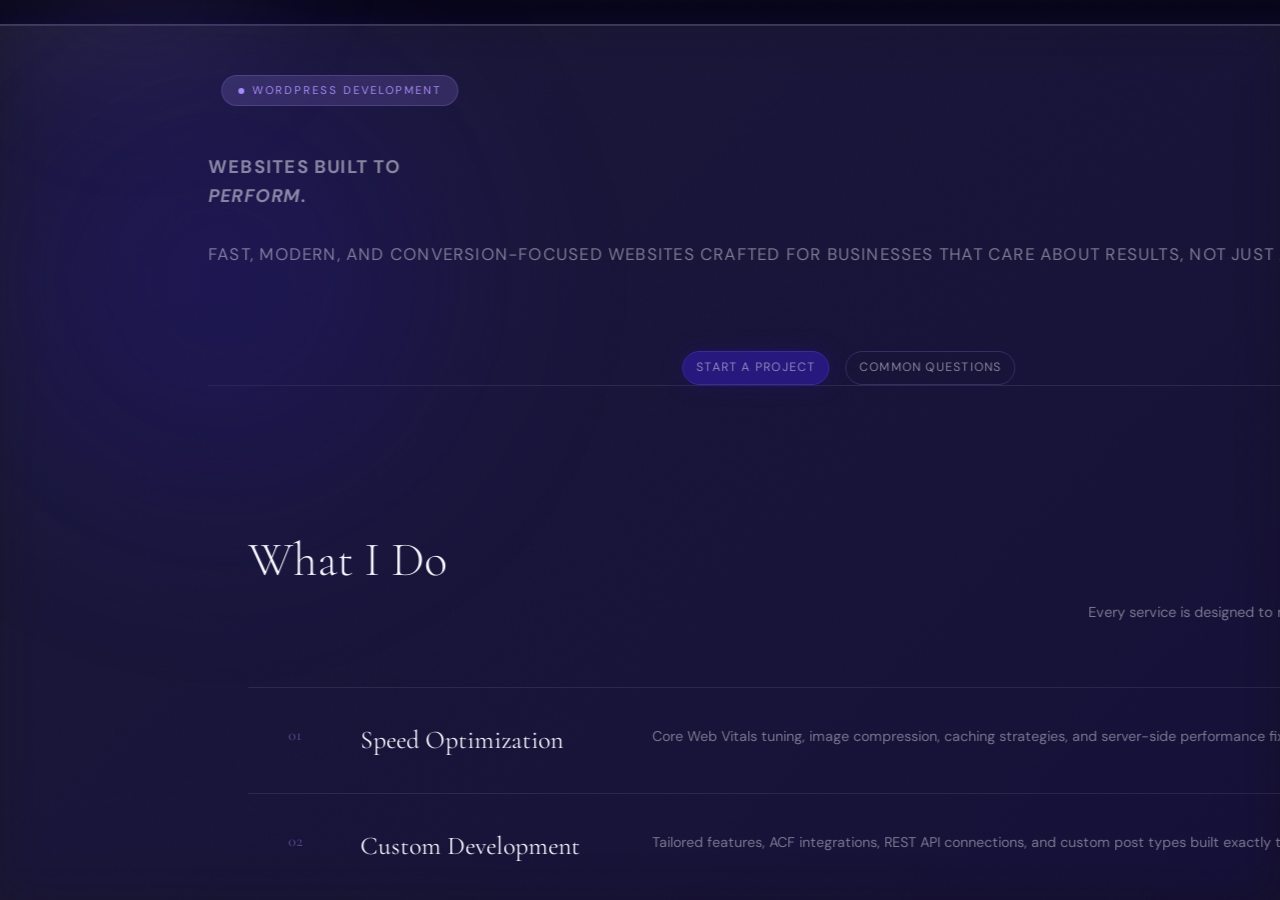
<file: Services.html>
<!DOCTYPE html>
<html lang="en">
<head>
  <!-- Google tag (gtag.js) -->
<script async src="https://www.googletagmanager.com/gtag/js?id=G-WSQWW6D2TC"></script>
<script>
  window.dataLayer = window.dataLayer || [];
  function gtag(){dataLayer.push(arguments);}
  gtag('js', new Date());

  gtag('config', 'G-WSQWW6D2TC');
</script>
  <meta charset="UTF-8" />
  <meta name="viewport" content="width=device-width, initial-scale=1.0" />
  <!-- Gate all opacity:0 motion states behind JS: if scripts fail, content stays visible. -->
  <script>document.documentElement.classList.add('js');</script>
  <!-- Apply saved language before paint to avoid a flash of the wrong direction. -->
  <script>(function(){try{if(localStorage.getItem('siteLang')==='ar'){var d=document.documentElement;d.lang='ar';d.dir='rtl';d.classList.add('ar-mode');}}catch(e){}})();</script>
  <title>Professional Website Development — Ahmed Shehata</title>
   <link rel="icon" type="image/png" href="favicon.png">
  <link href="https://fonts.googleapis.com/css2?family=Cormorant+Garamond:ital,wght@0,300;0,400;0,600;1,300;1,400&family=DM+Sans:wght@300;400;500&display=swap" rel="stylesheet" />

</head>
<body>

  <!-- SCROLL PROGRESS -->
  <div class="scroll-progress" id="scrollProgress"></div>

  <!-- CUSTOM CURSOR -->
  <div class="cursor-dot" id="cursorDot"></div>
  <div class="cursor-ring" id="cursorRing"></div>

  <nav id="mainNav">
    <a href="index.html" class="nav-logo">
            <img src="favicon w.png" alt="Ahmed Shehata">

      Ahmed Shehata
    </a>
     <button class="hamburger" onclick="toggleMenu()" aria-expanded="false">
  <span class="bar"></span>
  <span class="bar"></span>
  <span class="bar"></span>
</button>
    <ul class="nav-links" id="nav-links">
      <li><a href="index.html">Home</a></li>
      <li><a href="about.html">About</a></li>
      <li><a href="Services.html">Services</a></li>
      <li><a href="projects.html>Projects</a></li>
    </ul>
  </nav>

  <!-- HERO -->
  <section class="hero">
    <div class="hero-orb-1" data-parallax="0.14"></div>
    <div class="hero-orb-2" data-parallax="0.1"></div>

    <div class="hero-inner">
    <div class="hero-badge" data-ar="تطوير ووردبريس">WordPress Development</div>
    <h1 data-ar="مواقع مبنية<br><em>لتحقّق النتائج.</em>">Websites Built to<br><em>Perform.</em></h1>
    <p class="hero-desc" data-ar="مواقع سريعة وعصرية تركّز على التحويل — مصمّمة للأنشطة التجارية التي تهتم بالنتائج، لا بالمظهر فقط.">Fast, modern, and conversion-focused websites  crafted for businesses that care about results, not just appearances.</p>

    <div class="hero-actions">
      <a href="https://wa.me/201096973281" class="hero-cta" target="_blank" data-ar="ابدأ مشروعك">Start a Project</a>
      <a href="#faq" class="hero-ghost" data-ar="الأسئلة الشائعة">Common Questions</a>
    </div>
    </div><!-- /hero-inner -->
    <!-- <div class="hero-stats">
      <div class="stat">
        <div class="stat-num">1+</div>
        <div class="stat-label">Years Experience</div>
      </div>
      <div class="stat">
        <div class="stat-num">+5</div>
        <div class="stat-label">Projects Delivered</div>
      </div>
      <div class="stat">
        <div class="stat-num">100%</div>
        <div class="stat-label">Responsive</div>
      </div>
    </div> -->
  </section>

  <!-- WHAT I DO -->
  <section class="what-section">
    <div class="what-header reveal">
      <h2 data-ar="ما الذي أقدّمه">What I Do</h2>
      <p data-ar="كل خدمة مصمّمة لتجعل موقعك أصلًا حقيقيًا لنشاطك التجاري — لا مجرد كتيّب رقمي.">Every service is designed to make your website a real business asset  not just a digital brochure.</p>
    </div>
    <ul class="service-list">
      <li class="service-list-item">
        <span class="sli-num">01</span>
        <span class="sli-title" data-ar="تحسين السرعة">Speed Optimization</span>
        <span class="sli-desc" data-ar="ضبط مؤشرات Core Web Vitals، وضغط الصور، واستراتيجيات التخزين المؤقت، ومعالجة الأداء على مستوى الخادم لجعل موقعك يُحمّل فورًا على أي جهاز.">Core Web Vitals tuning, image compression, caching strategies, and server-side performance fixes that make your site load instantly on any device.</span>
        <span class="sli-tag" data-ar="الأداء">Performance</span>
      </li>
      <li class="service-list-item">
        <span class="sli-num">02</span>
        <span class="sli-title" data-ar="تطوير مخصّص">Custom Development</span>
        <span class="sli-desc" data-ar="ميزات مخصّصة، وتكاملات ACF، وربط بواجهات REST API، وأنواع منشورات مخصّصة — مبنية تمامًا بالطريقة التي يتطلّبها سير عمل نشاطك التجاري.">Tailored features, ACF integrations, REST API connections, and custom post types  built exactly the way your business workflow requires.</span>
        <span class="sli-tag">WordPress</span>
      </li>
      <li class="service-list-item">
        <span class="sli-num">03</span>
        <span class="sli-title" data-ar="تصميم تجربة وواجهة المستخدم">UX / UI Design</span>
        <span class="sli-desc" data-ar="تخطيطات نظيفة ومدروسة توجّه الزوّار نحو اتخاذ إجراء. كل عنصر موضوع بعناية لتحسين التفاعل والوضوح ومعدّل التحويل.">Clean, intentional layouts that guide visitors toward action. Every element is placed to improve engagement, clarity, and conversion rate.</span>
        <span class="sli-tag" data-ar="تصميم">Design</span>
      </li>
      <li class="service-list-item">
        <span class="sli-num">04</span>
        <span class="sli-title" data-ar="متاجر WooCommerce">WooCommerce Stores</span>
        <span class="sli-desc" data-ar="إعداد متكامل للتجارة الإلكترونية مع بوابات دفع، وإدارة للمنتجات، ومنطق للشحن، وتجربة دفع يُكملها العملاء فعلًا.">Full e-commerce setups with payment gateways, product management, shipping logic, and a checkout experience customers actually complete.</span>
        <span class="sli-tag" data-ar="تجارة إلكترونية">E-commerce</span>
      </li>
      <li class="service-list-item">
        <span class="sli-num">05</span>
        <span class="sli-title" data-ar="صيانة شهرية">Monthly Maintenance</span>
        <span class="sli-desc" data-ar="تحديثات مستمرة، وفحوص أمنية، ونسخ احتياطية، وتعديلات محتوى بسيطة — حتى لا تقلق أبدًا من تعطّل موقعك أو تأخّره.">Ongoing updates, security scans, backups, and minor content edits  so you never have to worry about your site breaking or falling behind.</span>
        <span class="sli-tag" data-ar="مستمر">Ongoing</span>
      </li>
    </ul>
  </section>

  <!-- ALWAYS INCLUDED -->
  <section class="includes-section">
    <div class="includes-label" data-ar="كل مشروع يتضمّن">Every project includes</div>
    <div class="includes-title" data-ar="جاهز منذ اليوم الأول">Built-in from day one</div>
    <div class="includes-grid">
      <div class="include-item">
        <div class="include-icon"></div>
        <h4 data-ar="بنية جاهزة للسيو">SEO-Ready Structure</h4>
        <p data-ar="تسلسل نظيف للكود، ووسوم عناوين صحيحة، وإعداد للميتا، وترميز Schema، وصور محسّنة — ظاهرة لجوجل منذ أول نشر.">Clean code hierarchy, proper heading tags, meta setup, schema markup, and optimized images  visible to Google from the first publish.</p>
      </div>
      <div class="include-item">
        <div class="include-icon"></div>
        <h4 data-ar="متجاوب بالكامل">Fully Responsive</h4>
        <p data-ar="كل تخطيط مُختبر على الهواتف والأجهزة اللوحية وأجهزة سطح المكتب — بلا شبكات مكسورة ولا نصوص متجاوزة ولا أي تنازلات على الجوّال.">Every layout is tested across phones, tablets, and desktops no broken grids, no overflowing text, no compromises on mobile.</p>
      </div>
      <div class="include-item">
        <div class="include-icon"></div>
        <h4 data-ar="تقوية الحماية">Security Hardening</h4>
        <p data-ar="إعداد SSL، وحماية تسجيل الدخول، وتدقيق الإضافات، وضبط الجدار الناري للحفاظ على أمان موقعك من الثغرات الشائعة.">SSL setup, login protection, plugin auditing, and firewall configuration to keep your site safe from common vulnerabilities.</p>
      </div>
      <div class="include-item">
        <div class="include-icon"></div>
        <h4 data-ar="لوحة تحكّم سهلة الإدارة">Easy-to-Manage Dashboard</h4>
        <p data-ar="أُهيّئ ووردبريس بحيث يمكنك أنت أو فريقك تعديل المحتوى أو إضافة المنتجات أو تحديث الصفحات دون الحاجة إلى مطوّر في كل مرة.">I configure WordPress so you or your team can edit content, add products, or update pages without needing a developer every time.</p>
      </div>
      <div class="include-item">
        <div class="include-icon"></div>
        <h4 data-ar="تواصل واضح">Clear Communication</h4>
        <p data-ar="تحديثات منتظمة عن التقدّم، وأوقات استجابة سريعة، وجولة تسليم توضيحية حتى تعرف دائمًا حالة العمل وكيفية استخدام ما بُني.">Regular progress updates, fast response times, and a handover walkthrough so you always know the status and how to use what's built.</p>
      </div>
      <div class="include-item">
        <div class="include-icon"></div>
        <h4 data-ar="إعداد جاهز للإطلاق">Launch-Ready Setup</h4>
        <p data-ar="التخزين المؤقت، وإعداد شبكة CDN، وقائمة فحص ما قبل الإطلاق — كلها مكتملة قبل التسليم حتى ينطلق موقعك بأفضل أداء.">Caching, CDN configuration, and pre-launch checklist completed before delivery so your site goes live performing at its best.</p>
      </div>
    </div>
  </section>

  <!-- TYPES -->
  <section class="types-section">
    <div class="wrap">
      <div class="types-top reveal">
        <h2 data-ar="أنواع المواقع">Types of Websites</h2>
        <div class="types-line"></div>
      </div>
      <div class="types-cards">
        <div class="type-card">
          <span class="type-num">01</span>
          <h3 data-ar="مواقع الأعمال">Business Websites</h3>
          <p data-ar="مواقع نظيفة واحترافية مبنية لترسيخ المصداقية، وعرض خدماتك بوضوح، وتحويل الزوّار إلى عملاء محتملين أو فعليين.">Clean, professional sites built to establish credibility, present your services clearly, and turn visitors into leads or clients.</p>
        </div>
        <div class="type-card">
          <span class="type-num">02</span>
          <h3 data-ar="متاجر إلكترونية">E-commerce Stores</h3>
          <p data-ar="متاجر مبنية على WooCommerce مع إدارة كاملة للمنتجات، وبوابات دفع آمنة، وتجربة دفع سلسة تُحقّق التحويل.">WooCommerce-powered stores with full product management, secure payment gateways, and a smooth checkout that converts.</p>
        </div>
        <div class="type-card">
          <span class="type-num">03</span>
          <h3 data-ar="منصّات تعليمية">Educational Platforms</h3>
          <p data-ar="أنظمة إدارة تعلّم لمنشئي الدورات — مع مسارات تسجيل، وهياكل للدروس، وتتبّع للتقدّم مدمج بالكامل.">Learning management systems for course creators  with enrollment flows, lesson structures, and progress tracking built in.</p>
        </div>
      </div>
    </div>
  </section>

  <!-- FAQ -->
  <section class="faq-section" id="faq">
    <div class="wrap">
      <div class="faq-top reveal">
        <h2 data-ar="الأسئلة الشائعة">Common Questions</h2>
        <p data-ar="كل ما قد ترغب في معرفته قبل أن نبدأ العمل معًا — من المدد الزمنية إلى الأسعار إلى ما هو مشمول.">Everything you might want to know before we start working together  from timelines to pricing to what's included.</p>
      </div>
      <div class="faq-list">
        <div class="faq-item is-open">
          <button class="faq-trigger"><span class="faq-q" data-ar="كم يكلّف موقع ووردبريس عادةً؟">What does a WordPress website typically cost?</span> <span class="faq-icon">+</span></button>
          <div class="faq-body-wrap"><div class="faq-body-inner"><div class="faq-body" data-ar="يعتمد السعر على نطاق العمل — نوع الموقع، وعدد الصفحات، والميزات المخصّصة المطلوبة. بمجرد أن نناقش متطلباتك، يمكنني أن أقدّم لك عرض سعر واضحًا ومفصّلًا بلا مفاجآت.">Pricing depends on the scope  the type of site, how many pages, and what custom features are needed. Once we discuss your requirements, I can give you a clear, itemized quote with no surprises.</div></div></div>
        </div>
        <div class="faq-item">
          <button class="faq-trigger"><span class="faq-q" data-ar="كم يستغرق تنفيذ الموقع عادةً؟">How long does the build process usually take?</span> <span class="faq-icon">+</span></button>
          <div class="faq-body-wrap"><div class="faq-body-inner"><div class="faq-body" data-ar="تُسلّم معظم مواقع الأعمال خلال أسبوع إلى ثلاثة أسابيع. أما المشاريع الأكثر تعقيدًا بميزات مخصّصة أو مكتبات محتوى كبيرة فقد تستغرق وقتًا أطول — وسأعطيك جدولًا زمنيًا واقعيًا مسبقًا.">Most business websites are delivered within 1–3 weeks. More complex builds with custom functionality or large content libraries may take longer  I'll give you a realistic timeline upfront.</div></div></div>
        </div>
        <div class="faq-item">
          <button class="faq-trigger"><span class="faq-q" data-ar="هل تقدّم صيانة مستمرة؟">Is ongoing maintenance something you offer?</span> <span class="faq-icon">+</span></button>
          <div class="faq-body-wrap"><div class="faq-body-inner"><div class="faq-body" data-ar="نعم — أقدّم خطط صيانة شهرية تشمل تحديثات الإضافات والنواة، ونسخًا احتياطية آلية، ومراقبة أمنية، وتعديلات محتوى بسيطة للحفاظ على سلاسة كل شيء بعد الإطلاق.">Yes  I offer monthly maintenance plans covering plugin and core updates, automated backups, security monitoring, and minor content edits to keep everything running smoothly after launch.</div></div></div>
        </div>
        <div class="faq-item">
          <button class="faq-trigger"><span class="faq-q" data-ar="هل سيكون الموقع مهيّأً لمحركات البحث منذ اليوم الأول؟">Will the site be set up for search engines from day one?</span> <span class="faq-icon">+</span></button>
          <div class="faq-body-wrap"><div class="faq-body-inner"><div class="faq-body" data-ar="بالتأكيد. كل موقع يتضمّن أساسيات السيو داخل الصفحة: هيكل عناوين منطقي، وعناوين وأوصاف ميتا، ونص بديل للصور، وترميز Schema، وروابط نظيفة — أساس متين لأي استراتيجية سيو تبني عليها لاحقًا.">Absolutely. Every site includes foundational on-page SEO: logical heading structure, meta titles and descriptions, image alt text, schema markup, and clean URL slugs — a solid base for any SEO strategy you build on later.</div></div></div>
        </div>
        <div class="faq-item">
          <button class="faq-trigger"><span class="faq-q" data-ar="هل يمكنني إدارة الموقع بنفسي بعد بنائه؟">Can I manage the website myself after it's built?</span> <span class="faq-icon">+</span></button>
          <div class="faq-body-wrap"><div class="faq-body-inner"><div class="faq-body" data-ar="نعم. أُعدّ لك تجربة تحرير سهلة وأشرح لك كيفية إجراء التغييرات — تحديث النصوص، أو تبديل الصور، أو إضافة صفحات جديدة — دون الحاجة إلى أي خلفية تقنية.">Yes. I set up an intuitive editing experience and walk you through how to make changes  updating text, swapping images, or adding new pages  without needing any technical background.</div></div></div>
        </div>
        <div class="faq-item">
          <button class="faq-trigger"><span class="faq-q" data-ar="ماذا عن التكاملات الخارجية أو أنظمة الدفع؟">What about third-party integrations or payment systems?</span> <span class="faq-icon">+</span></button>
          <div class="faq-body-wrap"><div class="faq-body-inner"><div class="faq-body" data-ar="يمكنني دمج بوابات الدفع، وأنظمة إدارة العملاء (CRM)، وأدوات الحجز، ومنصّات التسويق عبر البريد، وواجهات API المخصّصة. إذا كان نشاطك يعتمد على أداة معيّنة، فالأرجح أنني أستطيع ربطها بموقعك.">I can integrate payment gateways, CRMs, booking tools, email marketing platforms, and custom APIs. If your business runs on a specific tool, there's a good chance I can connect it to your site.</div></div></div>
        </div>
        <div class="faq-item">
          <button class="faq-trigger"><span class="faq-q" data-ar="هل تبني متاجر إلكترونية باستخدام WooCommerce؟">Do you build online stores with WooCommerce?</span> <span class="faq-icon">+</span></button>
          <div class="faq-body-wrap"><div class="faq-body-inner"><div class="faq-body" data-ar="نعم — متاجر WooCommerce كاملة تشمل إعداد كتالوج المنتجات، وبوابات الدفع، وقواعد الشحن، وإدارة المخزون، وتكاملات تتبّع الطلبات، وكلها محسّنة للتحويل.">Yes  full WooCommerce stores including product catalog setup, payment gateways, shipping rules, inventory management, and order tracking integrations, all optimized for conversion.</div></div></div>
        </div>
        <div class="faq-item">
          <button class="faq-trigger"><span class="faq-q" data-ar="كيف يبدو الموقع على الهواتف والأجهزة اللوحية؟">How does the site look on phones and tablets?</span> <span class="faq-icon">+</span></button>
          <div class="faq-body-wrap"><div class="faq-body-inner"><div class="faq-body" data-ar="كل موقع أبنيه متجاوب بالكامل ومُختبر على مجموعة من الأجهزة وأحجام الشاشات الحقيقية قبل التسليم — لتكون التجربة متسقة ومتقنة سواء زار أحدهم من سطح المكتب أو الجوّال.">Every website I build is fully responsive and tested across a range of real devices and screen sizes before delivery  so the experience is consistent and polished whether someone visits on desktop or mobile.</div></div></div>
        </div>
      </div>
    </div>
  </section>

  <!-- CONTACT -->
  <div class="contact-section">
    <span class="aurora aurora-1"></span>
    <span class="aurora aurora-2"></span>
    <h2 class="reveal" data-delay="0">Get In Touch</h2>
    <p class="contact-sub reveal" data-delay="90">Let's build something remarkable together.</p>
    <div class="links">
      <a class="reveal magnetic" data-delay="160" href="https://wa.me/201096973281">WhatsApp</a>
      <a class="reveal magnetic" data-delay="230" href="https://www.instagram.com/ahmed_shehattta/">Instagram</a>
      <a class="reveal magnetic" data-delay="300" href="mailto:ahmedshehatta@gmail.com">Gmail</a>
    </div>
    <div class="bottom">
      <p>© 2025. All rights reserved</p>
      <div class="policies">
        <a href="terms.html">Terms & Conditions</a>
        <span>|</span>
        <a href="privacy.html">Privacy</a>
      </div>
    </div>
  </div>
    <style>
  *::before, *::after { box-sizing: border-box; margin: 0; padding: 0; }

    :root {
      --primary:       #26187c;
      --primary-light: #3a2a9e;
      --primary-dark:  #1a1057;
      --primary-glow:  rgba(38, 24, 124, 0.4);
      --accent:        #f6f7ff;
      --accent-dim:    rgba(246, 247, 255, 0.5);
      --accent-faint:  rgba(246, 247, 255, 0.06);
      --accent-border: rgba(246, 247, 255, 0.14);
      --violet:        #a78bfa;
      --violet-soft:   rgba(167, 139, 250, 0.18);
      --dark:          #08061a;
      --dark-2:        #0e0b26;
      --dark-3:        #150f30;
      --dark-card:     #100d24;
      --text:          #f6f7ff;
      --text-muted:    rgba(246, 247, 255, 0.45);
      --border:        rgba(246, 247, 255, 0.09);
      --border-v:      rgba(167, 139, 250, 0.22);
    }

    html { scroll-behavior: smooth; }
    body { font-family: 'DM Sans', sans-serif; background: var(--dark); color: var(--text); line-height: 1.6; overflow-x: hidden; }

    body::before {
      content: ''; position: fixed; inset: 0;
      background-image: url("data:image/svg+xml,%3Csvg viewBox='0 0 256 256' xmlns='http://www.w3.org/2000/svg'%3E%3Cfilter id='n'%3E%3CfeTurbulence type='fractalNoise' baseFrequency='0.9' numOctaves='4' stitchTiles='stitch'/%3E%3C/filter%3E%3Crect width='100%25' height='100%25' filter='url(%23n)' opacity='0.03'/%3E%3C/svg%3E");
      pointer-events: none; z-index: 9990; opacity: 0.35;
    }

    /* NAVBAR */
    nav {
      position: fixed; top: 1.5rem; left: 50%; transform: translateX(-50%);
      width: auto; padding: 0.55rem 1.4rem; display: flex; align-items: center; gap: 0;
      z-index: 1000; border-radius: 100px;
      background: linear-gradient(135deg, rgba(246,247,255,0.09) 0%, rgba(167,139,250,0.07) 50%, rgba(38,24,124,0.14) 100%);
      backdrop-filter: blur(24px) saturate(180%); -webkit-backdrop-filter: blur(24px) saturate(180%);
      border: 1px solid rgba(246,247,255,0.2);
      box-shadow: 0 4px 24px rgba(38,24,124,0.3), 0 1px 0 rgba(246,247,255,0.14) inset;
      transition: box-shadow 0.4s; white-space: nowrap;
    }
    nav:hover { box-shadow: 0 8px 40px rgba(38,24,124,0.55), 0 1px 0 rgba(246,247,255,0.2) inset; }
    .nav-logo {
      font-family: 'Cormorant Garamond', serif; font-size: 1.1rem; font-weight: 600;
      color: var(--accent); letter-spacing: 0.04em; text-decoration: none;
      display: flex; align-items: center; gap: 0.5rem; margin-right: 1.75rem; flex-shrink: 0;
    }
    .nav-logo img { height: 30px; width: auto; border-radius: 50%; }
    .nav-links { display: flex; gap: 0.15rem; list-style: none; align-items: center; }
    .nav-links a {
      color: var(--accent-dim); text-decoration: none; font-size: 0.76rem;
      letter-spacing: 0.1em; text-transform: uppercase; padding: 0.38rem 0.8rem;
      border-radius: 100px; transition: all 0.25s;
    }
    .nav-links a:hover { color: var(--accent); background: rgba(246,247,255,0.09); }
    .hamburger { display: none; background: none; border: none; color: var(--accent); font-size: 1.6rem; cursor: pointer; margin-left: 1rem; }
    /* The 3 bars */
.hamburger .bar {
  display: block;
  width: 28px; height: 2px;
  background: #fff;
  border-radius: 2px;
  margin: 4px 0;
  transform-origin: center;
  transition:
    transform 0.35s cubic-bezier(0.4,0,0.2,1),
    opacity   0.2s ease,
    width     0.35s ease;
}

/* When the button has .open class */
.hamburger.open .bar:nth-child(1) {
  transform: translateY(10px) rotate(45deg);
}
.hamburger.open .bar:nth-child(2) {
  opacity: 0;
  transform: scaleX(0);
}
.hamburger.open .bar:nth-child(3) {
  transform: translateY(-10px) rotate(-45deg);
}

    /* HERO */
    .hero {
      display: flex; flex-direction: column;
      justify-content: center; align-items: center; text-align: center;
      padding: 8rem 2rem 5rem; position: relative; overflow: hidden;
    }
    .hero-orb-1 {
      position: absolute; top: -120px; left: 50%; transform: translateX(-50%);
      width: 700px; height: 700px;
      background: radial-gradient(circle, rgba(38,24,124,0.45) 0%, transparent 65%);
      filter: blur(60px); pointer-events: none;
    }
    .hero-orb-2 {
      position: absolute; bottom: -80px; right: -100px;
      width: 400px; height: 400px;
      background: radial-gradient(circle, rgba(167,139,250,0.1) 0%, transparent 70%);
      filter: blur(50px); pointer-events: none;
    }
    .hero-badge {
      display: inline-flex; align-items: center; gap: 0.5rem;
      padding: 0.35rem 1rem; border-radius: 100px;
      border: 0.5px solid var(--border-v); background: var(--violet-soft);
      font-size: 0.7rem; letter-spacing: 0.18em; text-transform: uppercase;
      color: var(--violet); margin-bottom: 2rem;
      opacity: 0; animation: fadeUp 0.7s 0.1s forwards;
    }
    .hero-badge::before { content: ''; width: 6px; height: 6px; border-radius: 50%; background: var(--violet); }
    .hero h1 {
      font-family: 'Cormorant Garamond', serif;
      font-size: clamp(3rem, 7vw, 6.5rem); font-weight: 300;
      line-height: 1.0; letter-spacing: -0.02em; max-width: 800px;
      opacity: 0; animation: fadeUp 0.8s 0.25s forwards;
    }
    .hero h1 em { color: var(--violet); font-style: italic; }
    .hero-desc {
      margin-top: 1.75rem; font-size: 1.05rem; color: var(--text-muted);
      max-width: 480px; line-height: 1.75;
      opacity: 0; animation: fadeUp 0.8s 0.4s forwards;
    }
    /* HERO CTA */
    .hero-actions {
      display: flex; flex-wrap: wrap; gap: 1rem; justify-content: center;
      margin-top: 2.5rem;
      opacity: 0; animation: fadeUp 0.8s 0.55s forwards;
    }
    .hero-cta {
      display: inline-flex; align-items: center; gap: 0.6rem;
      padding: 0.9rem 2rem; background: var(--primary);
      border: 1px solid var(--primary-light); color: var(--accent);
      text-decoration: none; font-size: 0.8rem; letter-spacing: 0.12em;
      text-transform: uppercase; border-radius: 100px;
      box-shadow: 0 0 20px var(--primary-glow); transition: all 0.3s;
    }
    .hero-cta:hover { background: var(--primary-light); box-shadow: 0 0 40px rgba(38,24,124,0.6); transform: translateY(-2px); }
    .hero-cta::after { content: '→'; transition: transform 0.3s; }
    .hero-cta:hover::after { transform: translateX(4px); }
    .hero-ghost {
      display: inline-flex; align-items: center;
      padding: 0.9rem 1.8rem; background: transparent; color: var(--violet);
      text-decoration: none; font-size: 0.8rem; letter-spacing: 0.12em;
      text-transform: uppercase; border-radius: 100px;
      border: 1px solid var(--border-v); transition: all 0.3s;
    }
    .hero-ghost:hover { background: var(--violet-soft); border-color: rgba(167,139,250,0.6); transform: translateY(-2px); }

    .hero-stats {
      display: flex; gap: 0; margin-top: 4rem;
      border: 0.5px solid var(--border-v); border-radius: 16px; overflow: hidden;
      opacity: 0; animation: fadeUp 0.8s 0.55s forwards;
    }
    .stat { padding: 1.25rem 2.5rem; text-align: center; border-right: 0.5px solid var(--border-v); background: var(--dark-card); transition: background 0.3s; }
    .stat:last-child { border-right: none; }
    .stat:hover { background: var(--dark-2); }
    .stat-num { font-family: 'Cormorant Garamond', serif; font-size: 2rem; font-weight: 300; color: var(--violet); line-height: 1; }
    .stat-label { font-size: 0.72rem; color: var(--text-muted); letter-spacing: 0.1em; text-transform: uppercase; margin-top: 4px; }

    .wrap { max-width: 1160px; margin: 0 auto; padding: 0 40px; }

    /* WHAT I DO */
    .what-section { padding: 6rem 0; border-top: 0.5px solid var(--border); }
    .what-header {
      display: flex; justify-content: space-between; align-items: flex-end;
      margin-bottom: 3rem; padding: 0 40px; max-width: 1160px; margin-left: auto; margin-right: auto;
    }
    .what-header h2 { font-family: 'Cormorant Garamond', serif; font-size: clamp(2rem, 4vw, 3rem); font-weight: 300; color: var(--text); }
    .what-header p { font-size: 0.9rem; color: var(--text-muted); max-width: 320px; text-align: right; line-height: 1.6; }

    .service-list { list-style: none; }
    .service-list-item {
      display: flex; align-items: flex-start; gap: 2rem;
      padding: 2rem 40px; border-top: 0.5px solid var(--border);
      max-width: 1160px; margin: 0 auto;
      transition: background 0.3s; cursor: default;
    }
    .service-list-item:last-child { border-bottom: 0.5px solid var(--border); }
    .service-list-item:hover { background: var(--accent-faint); }
    .sli-num { font-family: 'Cormorant Garamond', serif; font-size: 1rem; color: var(--violet); opacity: 0.5; min-width: 2.5rem; padding-top: 3px; }
    .sli-title { font-family: 'Cormorant Garamond', serif; font-size: 1.6rem; font-weight: 400; color: var(--text); min-width: 260px; }
    .sli-desc { font-size: 0.88rem; color: var(--text-muted); line-height: 1.75; max-width: 480px; padding-top: 4px; }
    .sli-tag {
      margin-left: auto; align-self: center; font-size: 0.68rem;
      letter-spacing: 0.12em; text-transform: uppercase; color: var(--violet);
      border: 0.5px solid var(--border-v); padding: 0.3rem 0.85rem;
      border-radius: 100px; white-space: nowrap; background: var(--violet-soft);
    }

    /* INCLUDES */
    .includes-section { padding: 5rem 0; border-top: 0.5px solid var(--border); }
    .includes-label { text-align: center; font-size: 0.7rem; letter-spacing: 0.2em; text-transform: uppercase; color: var(--violet); margin-bottom: 1rem; }
    .includes-title { text-align: center; font-family: 'Cormorant Garamond', serif; font-size: clamp(1.8rem, 3.5vw, 2.8rem); font-weight: 300; margin-bottom: 3.5rem; color: var(--text); }
    .includes-grid { display: grid; grid-template-columns: repeat(3, 1fr); gap: 1px; background: var(--border); border-top: 0.5px solid var(--border); border-bottom: 0.5px solid var(--border); }
    .include-item { background: var(--dark); padding: 2.5rem 2rem; transition: background 0.3s; }
    .include-item:hover { background: var(--dark-card); }
    /* .include-icon { width: 36px; height: 36px; border-radius: 10px; background: var(--violet-soft); border: 0.5px solid var(--border-v); display: flex; align-items: center; justify-content: center; margin-bottom: 1.25rem; font-size: 1rem; } */
    .include-item h4 { font-size: 0.95rem; font-weight: 500; margin-bottom: 0.5rem; color: var(--text); }
    .include-item p { font-size: 0.82rem; color: var(--text-muted); line-height: 1.7; }

    /* TYPES */
    .types-section { padding: 6rem 0; border-top: 0.5px solid var(--border); }
    .types-top { display: flex; align-items: center; gap: 1rem; margin-bottom: 3rem; }
    .types-top h2 { font-family: 'Cormorant Garamond', serif; font-size: clamp(2rem, 3.5vw, 2.8rem); font-weight: 300; color: var(--text); }
    .types-line { flex: 1; height: 0.5px; background: var(--border-v); }
    .types-cards { display: grid; grid-template-columns: repeat(3, 1fr); gap: 16px; }
    .type-card {
      background: var(--dark-card); border-radius: 16px; border: 0.5px solid var(--border-v);
      padding: 2rem; position: relative; overflow: hidden;
      transition: transform 0.3s, border-color 0.3s, box-shadow 0.3s;
    }
    .type-card:hover { transform: translateY(-5px); border-color: rgba(167,139,250,0.45); box-shadow: 0 16px 40px rgba(38,24,124,0.3); }
    .type-card::before { content: ''; position: absolute; top: 0; left: 0; right: 0; height: 2px; background: linear-gradient(90deg, var(--primary-light), var(--violet)); }
    .type-num { font-family: 'Cormorant Garamond', serif; font-size: 3.5rem; font-weight: 300; color: rgba(167,139,250,0.12); line-height: 1; position: absolute; top: 1rem; right: 1.5rem; }
    .type-card h3 { font-size: 1.1rem; font-weight: 500; margin-bottom: 0.75rem; color: var(--accent); }
    .type-card p { font-size: 0.85rem; color: var(--text-muted); line-height: 1.7; }

    /* FAQ */
    .faq-section { padding: 6rem 0; border-top: 0.5px solid var(--border); }
    .faq-top { display: grid; grid-template-columns: 1fr 2fr; gap: 4rem; align-items: start; margin-bottom: 3rem; }
    .faq-top h2 { font-family: 'Cormorant Garamond', serif; font-size: clamp(2rem, 3.5vw, 3rem); font-weight: 300; color: var(--text); position: sticky; top: 8rem; }
    .faq-top p { font-size: 0.9rem; color: var(--text-muted); line-height: 1.7; padding-top: 0.5rem; }
    .faq-list { display: flex; flex-direction: column; }
    .faq-item { border-top: 0.5px solid var(--border); overflow: hidden; transition: border-color 0.3s; }
    .faq-item:last-child { border-bottom: 0.5px solid var(--border); }
    .faq-item.is-open { border-top-color: rgba(167,139,250,0.3); }
    .faq-trigger {
      display: flex; justify-content: space-between; align-items: center;
      padding: 1.25rem 0; font-size: 0.9rem; font-weight: 400; cursor: pointer;
      color: var(--text); user-select: none; width: 100%; background: none; border: none;
      text-align: left; font-family: inherit; transition: color 0.2s;
    }
    .faq-trigger:hover { color: var(--violet); }
    .faq-item.is-open .faq-trigger { color: var(--violet); }
    .faq-icon {
      font-size: 0.9rem; color: var(--violet); flex-shrink: 0;
      transition: 0.35s cubic-bezier(0.34, 1.56, 0.64, 1); line-height: 1;
      width: 24px; height: 24px; border-radius: 50%; border: 0.5px solid var(--border-v);
      display: flex; align-items: center; justify-content: center;
    }
    .faq-item.is-open .faq-icon { transform: rotate(45deg); background: var(--violet-soft); }
    .faq-body-wrap { display: grid; grid-template-rows: 0fr; transition: grid-template-rows 0.4s cubic-bezier(0.4, 0, 0.2, 1); }
    .faq-item.is-open .faq-body-wrap { grid-template-rows: 1fr; }
    .faq-body-inner { overflow: hidden; }
    .faq-body { padding: 0 0 1.5rem; font-size: 0.9rem; color: var(--text-muted); line-height: 1.85; opacity: 0; transform: translateY(-6px); transition: opacity 0.3s ease 0.05s, transform 0.3s ease 0.05s; max-width: 560px; }
    .faq-item.is-open .faq-body { opacity: 1; transform: translateY(0); }

    /* CONTACT */
    .contact-section {
      background: linear-gradient(135deg, var(--dark-2) 0%, var(--primary-dark) 100%);
      border: 0.5px solid rgba(167,139,250,0.25); border-radius: 20px;
      padding: 60px 40px; color: var(--accent);
      max-width: 1160px; margin: 0 auto 60px; text-align: center;
      position: relative; overflow: hidden;
    }
    .contact-section::before { content: ''; position: absolute; top: -80px; right: -80px; width: 350px; height: 350px; background: radial-gradient(circle, rgba(38,24,124,0.5) 0%, transparent 70%); pointer-events: none; }
    .contact-section h2 { font-size: clamp(2rem, 5vw, 3rem); margin-bottom: 8px; font-family: 'Cormorant Garamond', serif; font-weight: 300; }
    .contact-sub { color: var(--text-muted); font-size: 0.9rem; margin-bottom: 2.5rem; }
    .links { display: flex; justify-content: center; gap: 1rem; margin-bottom: 2.5rem; flex-wrap: wrap; }
    .links a { color: var(--accent-dim); text-decoration: none; font-size: 0.78rem; letter-spacing: 0.12em; text-transform: uppercase; padding: 0.65rem 1.4rem; border: 0.5px solid var(--accent-border); border-radius: 100px; transition: all 0.3s; }
    .links a:hover { color: var(--accent); border-color: rgba(246,247,255,0.4); background: rgba(246,247,255,0.07); }
    .bottom { display: flex; justify-content: space-between; align-items: center; flex-wrap: wrap; gap: 1rem; padding-top: 1.5rem; border-top: 0.5px solid var(--border); }
    .bottom p { font-size: 0.8rem; color: var(--text-muted); }
    .policies { display: flex; gap: 1rem; align-items: center; }
    .policies a { color: var(--text-muted); text-decoration: none; font-size: 0.8rem; transition: color 0.2s; }
    .policies a:hover { color: var(--accent); }
    .policies span { color: var(--border); }

    .fade-in { opacity: 0; transform: translateY(20px); transition: opacity 0.7s ease, transform 0.7s ease; }
    .fade-in.visible { opacity: 1; transform: none; }
    @keyframes fadeUp { to { opacity: 1; transform: none; } }

    @media (max-width: 768px) {
      nav { top: 1rem; padding: 0.6rem 1rem; max-width: calc(100vw - 2rem); }
      .hamburger { display: block; }
      .nav-links { display: none; flex-direction: column; position: absolute; top: 58px; left: 50%; transform: translateX(-50%); width: 210px; background: rgba(14,11,38,0.97); backdrop-filter: blur(20px); border: 1px solid var(--border); border-radius: 16px; padding: 0.75rem; gap: 0.15rem; }
      .nav-links.open { display: flex; }
      .hero { padding: 7rem 1.5rem 4rem; }
      .hero-stats { flex-direction: column; border-radius: 12px; width: 100%; max-width: 280px; }
      .stat { border-right: none; border-bottom: 0.5px solid var(--border-v); }
      .stat:last-child { border-bottom: none; }
      .what-header { flex-direction: column; align-items: flex-start; padding: 0 20px; }
      .what-header p { text-align: left; }
      .service-list-item { flex-wrap: wrap; padding: 1.5rem 20px; gap: 0.75rem; }
      .sli-title { min-width: unset; width: 100%; }
      .sli-tag { margin-left: 0; }
      .wrap { padding: 0 20px; }
      .includes-grid { grid-template-columns: 1fr; }
      .types-cards { grid-template-columns: 1fr; }
      .faq-top { grid-template-columns: 1fr; gap: 1.5rem; }
      .faq-top h2 { position: static; }
      .contact-section { padding: 40px 20px; margin: 0 16px 40px; }
    }
      /* ── MOBILE ── */
    @media (max-width: 768px) {
      nav {
        top: 1rem;
        padding: 0.6rem 1rem;
        max-width: calc(100vw - 2rem);
      }
      .hamburger { display: block; }
      .nav-links {
        display: none;
        flex-direction: column;
        position: absolute;
        top: 60px; left: 50%;
        transform: translateX(-50%);
        width: 220px;
        background: rgba(14,11,38,0.97);
        backdrop-filter: blur(20px);
        border: 1px solid var(--border);
        border-radius: 16px;
        padding: 1rem;
        gap: 0.25rem;
      }
      .nav-links.open { display: flex; }
      .hero { padding: 7rem 1.5rem 3rem; }
      section { padding: 4rem 1.5rem; }
      .contact-section { padding: 40px 24px; margin: 20px 16px; }
      .hero-actions { flex-direction: column; align-items: center; }
    }
  </style>

  <!-- Motion layer: loaded after the inline styles above so it wins on shared selectors -->
  <link rel="stylesheet" href="motion.css">

  <script>
    function toggleMenu() { document.getElementById('nav-links').classList.toggle('open'); }
    const observer = new IntersectionObserver((entries) => {
      entries.forEach(e => { if (e.isIntersecting) e.target.classList.add('visible'); });
    }, { threshold: 0.1 });
    document.querySelectorAll('.fade-in').forEach(el => observer.observe(el));
    document.querySelectorAll('.faq-trigger').forEach(btn => {
      btn.addEventListener('click', () => {
        const item = btn.closest('.faq-item');
        const isOpen = item.classList.contains('is-open');
        document.querySelectorAll('.faq-item').forEach(el => el.classList.remove('is-open'));
        if (!isOpen) item.classList.add('is-open');
      });
    });

        //burger
     function toggleMenu() {
  const btn = document.querySelector('.hamburger');
  const nav = document.getElementById('nav-links');
  btn.classList.toggle('open');
  nav.classList.toggle('open');
  btn.setAttribute('aria-expanded', btn.classList.contains('open'));
}
  </script>

<!-- Motion engine (shared with Home.html) -->
<script src="motion.js"></script>
<!-- Bilingual EN ⇄ AR toggle (shared site-wide) -->
<script src="lang.js"></script>
</body>
</html>
</file>
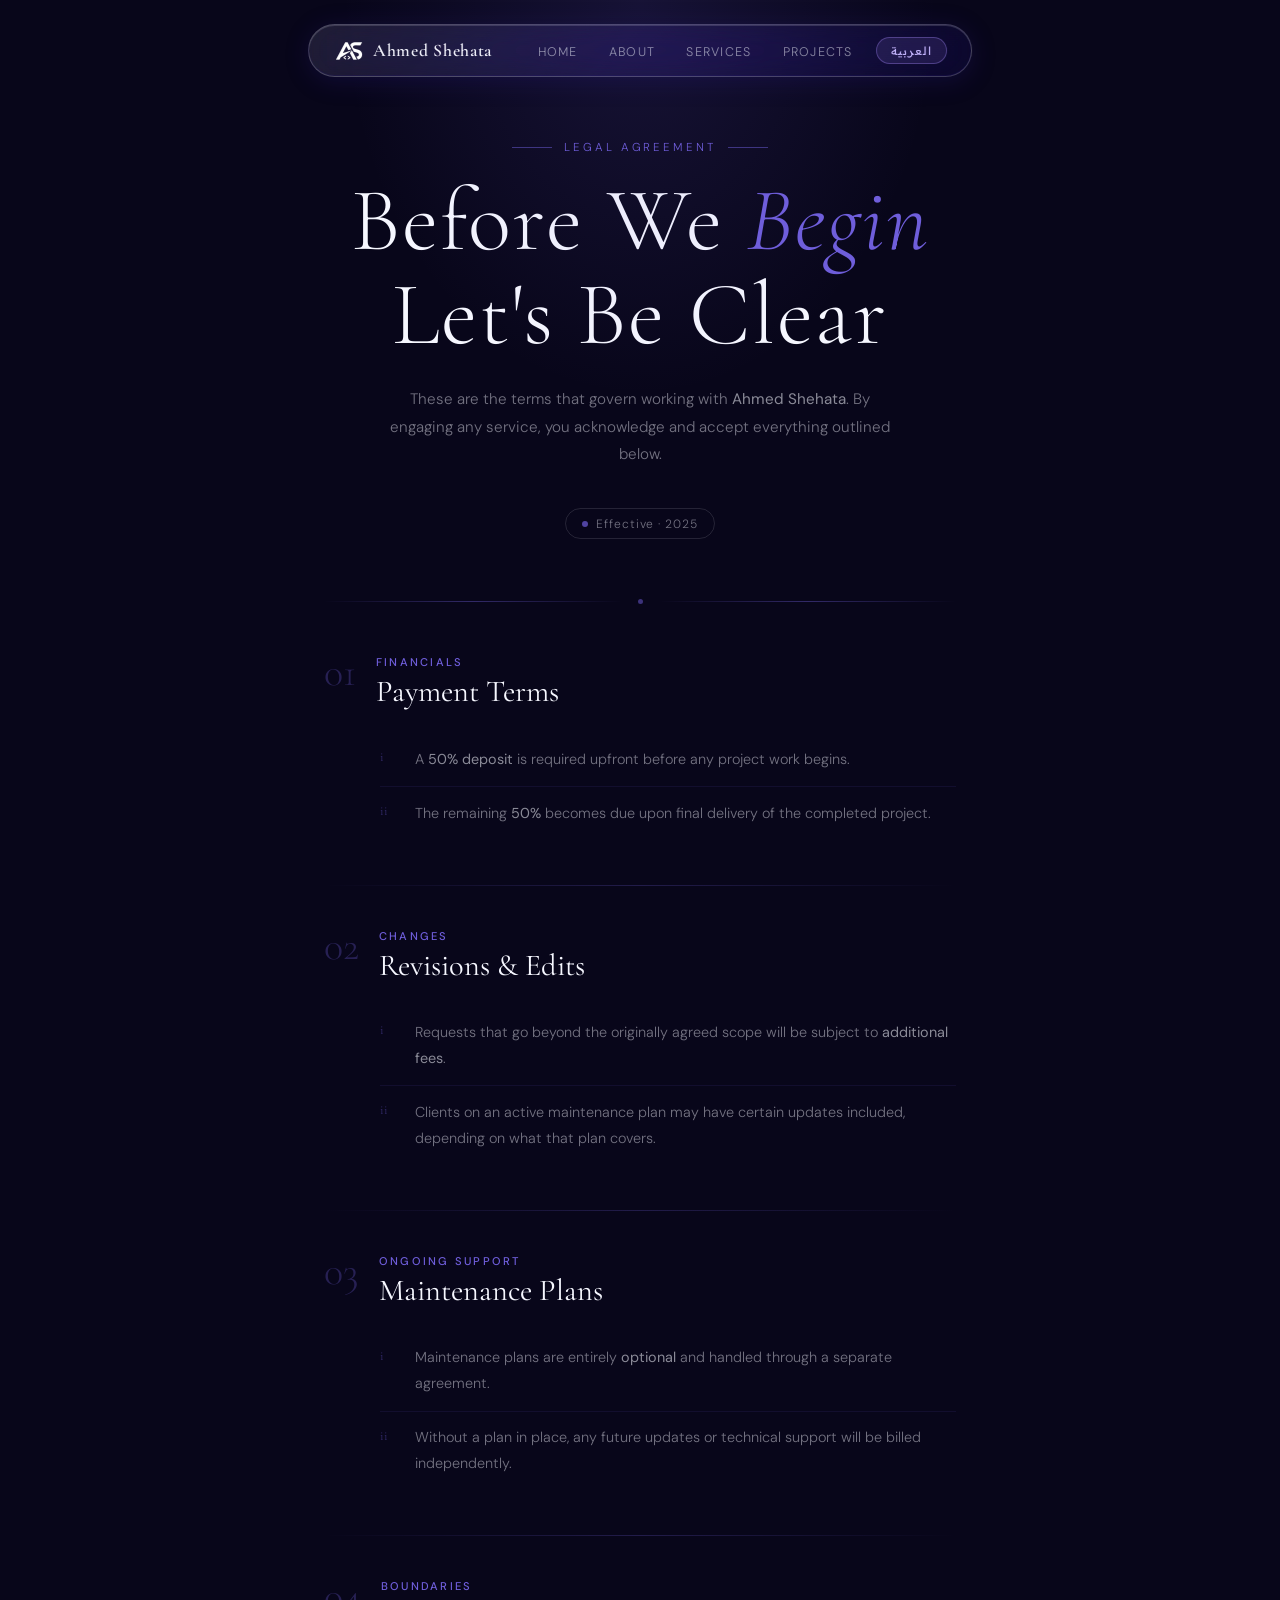
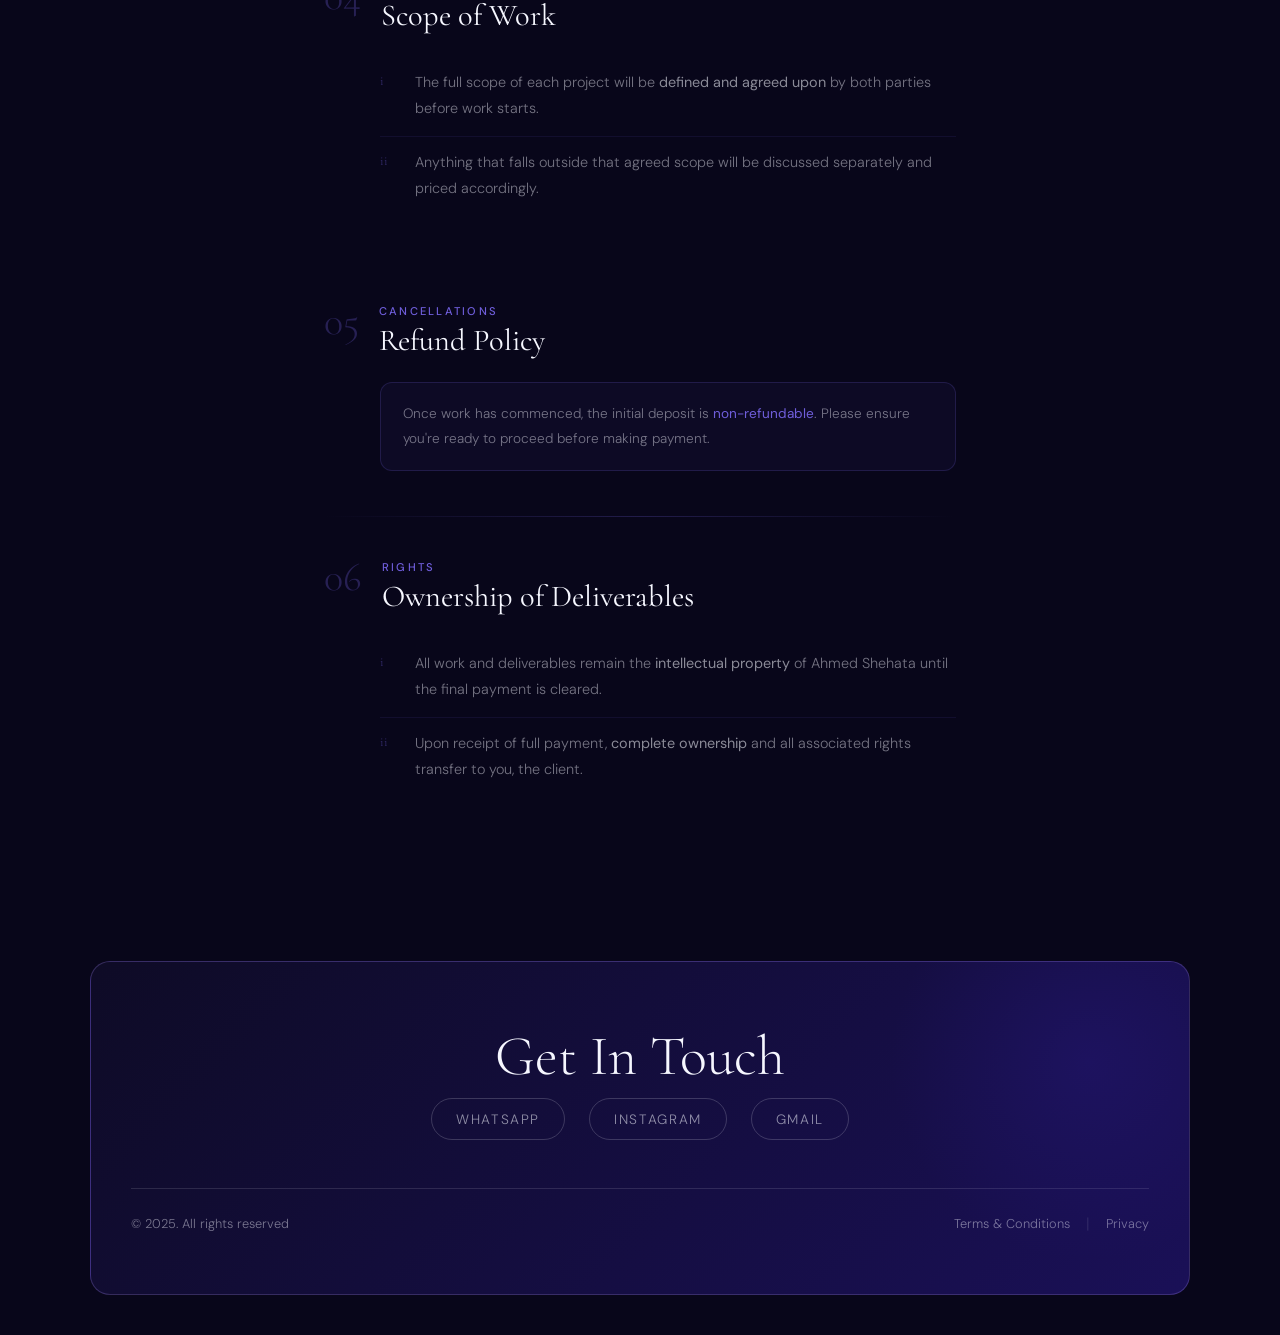
<file: terms.html>
<!DOCTYPE html>
<html lang="en">
<head>
  <!-- Google tag (gtag.js) -->
<script async src="https://www.googletagmanager.com/gtag/js?id=G-WSQWW6D2TC"></script>
<script>
  window.dataLayer = window.dataLayer || [];
  function gtag(){dataLayer.push(arguments);}
  gtag('js', new Date());

  gtag('config', 'G-WSQWW6D2TC');
</script>
  <meta charset="UTF-8">
  <meta name="viewport" content="width=device-width, initial-scale=1.0">
  <title>Terms & Conditions - Ahmed Shehata</title>
  <!-- Apply saved language before paint to avoid a flash of the wrong direction. -->
  <script>(function(){try{if(localStorage.getItem('siteLang')==='ar'){var d=document.documentElement;d.lang='ar';d.dir='rtl';d.classList.add('ar-mode');}}catch(e){}})();</script>
   <link rel="icon" type="image/png" href="favicon.png">
  <link href="https://fonts.googleapis.com/css2?family=Cormorant+Garamond:ital,wght@0,300;0,400;0,600;1,300&family=DM+Sans:wght@300;400;500&display=swap" rel="stylesheet">

</head>
<body>

  <nav>
    <a href="#" class="nav-logo">
      <img src="favicon w.png" alt="Ahmed Shehata">
      Ahmed Shehata
    </a>
      <button class="hamburger" onclick="toggleMenu()" aria-expanded="false">
  <span class="bar"></span>
  <span class="bar"></span>
  <span class="bar"></span>
</button>
    <ul class="nav-links" id="nav-links">
      <li><a href="index.html">Home</a></li>
      <li><a href="about.html">About</a></li>
      <li><a href="Services.html">Services</a></li>
      <li><a href="#projects">Projects</a></li>
    </ul>
  </nav>

  <!-- HERO -->
  <header class="hero">
    <div class="hero-eyebrow" data-ar="اتفاقية قانونية">Legal Agreement</div>
    <h1 data-ar="قبل أن <em>نبدأ</em><br>لنكن واضحين">Before We <em>Begin</em><br>Let's Be Clear</h1>
    <p class="hero-sub" data-ar="هذه هي الشروط التي تحكم العمل مع <strong>أحمد شحاتة</strong>. بطلبك أي خدمة، فإنك تُقرّ بكل ما هو موضّح أدناه وتقبله.">
      These are the terms that govern working with <strong>Ahmed Shehata</strong>.
      By engaging any service, you acknowledge and accept everything outlined below.
    </p>
    <div class="hero-meta" data-ar="سارية · 2025">Effective · 2025</div>
  </header>

  <div class="divider">
    <div class="divider-line"></div>
    <div class="divider-dot"></div>
    <div class="divider-line"></div>
  </div>

  <!-- CONTENT -->
  <div class="content">

    <!-- 01 -->
    <div class="term-block">
      <div class="block-header">
        <div class="block-number">01</div>
        <div class="block-title-wrap">
          <div class="block-label" data-ar="الماليات">Financials</div>
          <div class="block-title" data-ar="شروط الدفع">Payment Terms</div>
        </div>
      </div>
      <div class="block-body">
        <div class="rule">
          <div class="rule-index">i</div>
          <div class="rule-text" data-ar="يُطلب <strong>دفعة مقدّمة بنسبة 50%</strong> قبل بدء أي عمل في المشروع.">A <strong>50% deposit</strong> is required upfront before any project work begins.</div>
        </div>
        <div class="rule">
          <div class="rule-index">ii</div>
          <div class="rule-text" data-ar="تُستحقّ نسبة <strong>50%</strong> المتبقية عند التسليم النهائي للمشروع المكتمل.">The remaining <strong>50%</strong> becomes due upon final delivery of the completed project.</div>
        </div>
      </div>
    </div>

    <div class="sep"></div>

    <!-- 02 -->
    <div class="term-block">
      <div class="block-header">
        <div class="block-number">02</div>
        <div class="block-title-wrap">
          <div class="block-label" data-ar="التعديلات">Changes</div>
          <div class="block-title" data-ar="المراجعات والتعديلات">Revisions & Edits</div>
        </div>
      </div>
      <div class="block-body">
        <div class="rule">
          <div class="rule-index">i</div>
          <div class="rule-text" data-ar="الطلبات التي تتجاوز النطاق المتفق عليه أصلًا ستخضع <strong>لرسوم إضافية</strong>.">Requests that go beyond the originally agreed scope will be subject to <strong>additional fees</strong>.</div>
        </div>
        <div class="rule">
          <div class="rule-index">ii</div>
          <div class="rule-text" data-ar="قد تكون بعض التحديثات مشمولة للعملاء المشتركين في خطة صيانة نشطة، حسب ما تغطّيه تلك الخطة.">Clients on an active maintenance plan may have certain updates included, depending on what that plan covers.</div>
        </div>
      </div>
    </div>

    <div class="sep"></div>

    <!-- 03 -->
    <div class="term-block">
      <div class="block-header">
        <div class="block-number">03</div>
        <div class="block-title-wrap">
          <div class="block-label" data-ar="الدعم المستمر">Ongoing Support</div>
          <div class="block-title" data-ar="خطط الصيانة">Maintenance Plans</div>
        </div>
      </div>
      <div class="block-body">
        <div class="rule">
          <div class="rule-index">i</div>
          <div class="rule-text" data-ar="خطط الصيانة <strong>اختيارية</strong> تمامًا وتُدار عبر اتفاق منفصل.">Maintenance plans are entirely <strong>optional</strong> and handled through a separate agreement.</div>
        </div>
        <div class="rule">
          <div class="rule-index">ii</div>
          <div class="rule-text" data-ar="بدون وجود خطة، تُحتسب أي تحديثات أو دعم فني مستقبلي بشكل منفصل.">Without a plan in place, any future updates or technical support will be billed independently.</div>
        </div>
      </div>
    </div>

    <div class="sep"></div>

    <!-- 04 -->
    <div class="term-block">
      <div class="block-header">
        <div class="block-number">04</div>
        <div class="block-title-wrap">
          <div class="block-label" data-ar="الحدود">Boundaries</div>
          <div class="block-title" data-ar="نطاق العمل">Scope of Work</div>
        </div>
      </div>
      <div class="block-body">
        <div class="rule">
          <div class="rule-index">i</div>
          <div class="rule-text" data-ar="سيتم <strong>تحديد النطاق الكامل</strong> لكل مشروع والاتفاق عليه بين الطرفين قبل بدء العمل.">The full scope of each project will be <strong>defined and agreed upon</strong> by both parties before work starts.</div>
        </div>
        <div class="rule">
          <div class="rule-index">ii</div>
          <div class="rule-text" data-ar="أي شيء يقع خارج النطاق المتفق عليه ستتم مناقشته بشكل منفصل وتسعيره تبعًا لذلك.">Anything that falls outside that agreed scope will be discussed separately and priced accordingly.</div>
        </div>
      </div>
    </div>

    <div class="sep"></div>

    <!-- 05 -->
    <div class="term-block">
      <div class="block-header">
        <div class="block-number">05</div>
        <div class="block-title-wrap">
          <div class="block-label" data-ar="الإلغاء">Cancellations</div>
          <div class="block-title" data-ar="سياسة الاسترداد">Refund Policy</div>
        </div>
      </div>
      <div class="block-body">
        <div class="notice-card">
          <p data-ar="بمجرد بدء العمل، تكون الدفعة المقدّمة <span class=&quot;hl-purple&quot;>غير قابلة للاسترداد</span>. يُرجى التأكد من استعدادك للمضي قدمًا قبل السداد.">Once work has commenced, the initial deposit is <span class="hl-purple">non-refundable</span>. Please ensure you're ready to proceed before making payment.</p>
        </div>
      </div>
    </div>

    <div class="sep"></div>

    <!-- 06 -->
    <div class="term-block">
      <div class="block-header">
        <div class="block-number">06</div>
        <div class="block-title-wrap">
          <div class="block-label" data-ar="الحقوق">Rights</div>
          <div class="block-title" data-ar="ملكية المخرجات">Ownership of Deliverables</div>
        </div>
      </div>
      <div class="block-body">
        <div class="rule">
          <div class="rule-index">i</div>
          <div class="rule-text" data-ar="تظل جميع الأعمال والمخرجات <strong>ملكية فكرية</strong> لأحمد شحاتة حتى سداد الدفعة النهائية.">All work and deliverables remain the <strong>intellectual property</strong> of Ahmed Shehata until the final payment is cleared.</div>
        </div>
        <div class="rule">
          <div class="rule-index">ii</div>
          <div class="rule-text" data-ar="عند استلام كامل المبلغ، تنتقل إليك <strong>الملكية الكاملة</strong> وجميع الحقوق المرتبطة بها، بصفتك العميل.">Upon receipt of full payment, <strong>complete ownership</strong> and all associated rights transfer to you, the client.</div>
        </div>
      </div>
    </div>

  </div>

  <!-- CONTACT FOOTER -->
  <div class="contact-section">
    <h2>Get In Touch</h2>
    <div class="links">
      <a href="https://wa.me/201096973281">WhatsApp</a>
      <a href="https://www.instagram.com/ahmed.2shehata/">Instagram</a>
      <a href="mailto:ahmedshehatta.dev@gmail.com">Gmail</a>
    </div>
    <div class="bottom">
      <p>© 2025. All rights reserved</p>
      <div class="policies">
        <a href="terms.html">Terms & Conditions</a>
        <span>|</span>
        <a href="privacy.html">Privacy</a>
      </div>
    </div>
  </div>

  <style>
    *, *::before, *::after { margin: 0; padding: 0; box-sizing: border-box; }

    :root {
      --primary:       #26187c;
      --primary-light: #3a2a9e;
      --primary-dark:  #1a1057;
      --accent:        #f6f7ff;
      --accent-dim:    rgba(246, 247, 255, 0.55);
      --accent-faint:  rgba(246, 247, 255, 0.12);
      --accent-border: rgba(246, 247, 255, 0.18);
      --dark:          #08061a;
      --dark-2:        #0e0b26;
      --text-muted:    rgba(246, 247, 255, 0.45);
      --border:        rgba(246, 247, 255, 0.12);
      --purple:        #6f5edb;
    }

    html { scroll-behavior: smooth; }

    body {
      background: var(--dark);
      color: var(--accent);
      font-family: 'DM Sans', sans-serif;
      font-weight: 300;
      overflow-x: hidden;
    }

    /* ── NAV ── */
    nav {
      position: fixed;
      top: 1.5rem; left: 50%;
      transform: translateX(-50%);
      width: auto; max-width: 700px;
      padding: 0.6rem 1.5rem;
      display: flex; align-items: center; gap: 0;
      z-index: 1000;
      border-radius: 100px;
      background: linear-gradient(135deg,
        rgba(246,247,255,0.10) 0%,
        rgba(167,139,250,0.08) 50%,
        rgba(38,24,124,0.15) 100%);
      backdrop-filter: blur(24px) saturate(180%);
      -webkit-backdrop-filter: blur(24px) saturate(180%);
      border: 1px solid rgba(246,247,255,0.22);
      box-shadow: 0 4px 24px rgba(38,24,124,0.3),
        0 1px 0 rgba(246,247,255,0.15) inset,
        0 -1px 0 rgba(38,24,124,0.2) inset;
      transition: box-shadow 0.4s ease;
      white-space: nowrap;
    }
    nav:hover {
      box-shadow: 0 8px 40px rgba(38,24,124,0.55),
        0 1px 0 rgba(246,247,255,0.2) inset,
        0 -1px 0 rgba(38,24,124,0.3) inset;
    }
    .nav-logo {
      font-family: 'Cormorant Garamond', serif;
      font-size: 1.1rem; font-weight: 600;
      color: var(--accent); letter-spacing: 0.04em;
      text-decoration: none;
      display: flex; align-items: center; gap: 0.5rem;
      margin-right: 2rem; flex-shrink: 0;
    }
    .nav-logo img { height: 32px; width: auto; border-radius: 50%; }
    .nav-links {
      display: flex; gap: 0.25rem;
      list-style: none; align-items: center;
    }
    .nav-links a {
      color: var(--accent-dim);
      text-decoration: none;
      font-size: 0.78rem; letter-spacing: 0.1em;
      text-transform: uppercase;
      padding: 0.4rem 0.85rem;
      border-radius: 100px;
      transition: all 0.25s;
    }
    .nav-links a:hover { color: var(--accent); background: rgba(246,247,255,0.1); }
    .hamburger {
      display: none; background: none; border: none;
      color: var(--accent); font-size: 1.6rem;
      cursor: pointer; margin-left: auto;
    }

    /* The 3 bars */
.hamburger .bar {
  display: block;
  width: 28px; height: 2px;
  background: #fff;
  border-radius: 2px;
  margin: 4px 0;
  transform-origin: center;
  transition:
    transform 0.35s cubic-bezier(0.4,0,0.2,1),
    opacity   0.2s ease,
    width     0.35s ease;
}

/* When the button has .open class */
.hamburger.open .bar:nth-child(1) {
  transform: translateY(10px) rotate(45deg);
}
.hamburger.open .bar:nth-child(2) {
  opacity: 0;
  transform: scaleX(0);
}
.hamburger.open .bar:nth-child(3) {
  transform: translateY(-10px) rotate(-45deg);
}

    /* ── HERO ── */
    .hero {
      padding: 140px 1.5rem 60px;
      text-align: center;
      position: relative;
      overflow: hidden;
    }
    .hero::before {
      content: '';
      position: absolute;
      top: 0; left: 50%; transform: translateX(-50%);
      width: 600px; height: 400px;
      background: radial-gradient(ellipse at top, rgba(111,94,219,0.15) 0%, transparent 70%);
      pointer-events: none;
    }
    .hero-eyebrow {
      font-size: 0.72rem;
      letter-spacing: 0.25em;
      text-transform: uppercase;
      color: var(--purple);
      margin-bottom: 1.2rem;
      display: flex; align-items: center;
      justify-content: center; gap: 0.75rem;
    }
    .hero-eyebrow::before, .hero-eyebrow::after {
      content: ''; width: 40px; height: 1px;
      background: var(--purple); opacity: 0.5;
    }
    .hero h1 {
      font-family: 'Cormorant Garamond', serif;
      font-size: clamp(3rem, 7vw, 6rem);
      font-weight: 300;
      color: var(--accent);
      letter-spacing: 0.02em;
      line-height: 1.05;
      margin-bottom: 1.5rem;
    }
    .hero h1 em { font-style: italic; color: var(--purple); }
    .hero-sub {
      font-size: clamp(0.85rem, 1.5vw, 0.95rem);
      color: var(--text-muted);
      max-width: 500px;
      margin: 0 auto 2.5rem;
      line-height: 1.8;
    }
    .hero-sub strong { color: var(--accent-dim); font-weight: 400; }
    .hero-meta {
      display: inline-flex; align-items: center; gap: 0.5rem;
      font-size: 0.75rem; color: var(--text-muted);
      letter-spacing: 0.08em;
      border: 0.5px solid var(--border);
      border-radius: 100px; padding: 0.4rem 1rem;
    }
    .hero-meta::before {
      content: ''; width: 6px; height: 6px;
      border-radius: 50%; background: var(--purple); opacity: 0.7;
    }

    /* ── DIVIDER ── */
    .divider {
      display: flex; align-items: center; gap: 1rem;
      max-width: 680px; margin: 0 auto;
      padding: 0 1.5rem;
    }
    .divider-line {
      flex: 1; height: 0.5px;
      background: linear-gradient(to right, transparent, rgba(111,94,219,0.4), transparent);
    }
    .divider-dot { width: 5px; height: 5px; border-radius: 50%; background: var(--purple); opacity: 0.5; }

    /* ── CONTENT ── */
    .content {
      max-width: 680px;
      margin: 0 auto;
      padding: 3rem 1.5rem 5rem;
    }

    /* ── TERM BLOCK ── */
    .term-block {
      margin-bottom: 2.8rem;
      opacity: 0;
      transform: translateY(20px);
      transition: opacity 0.6s ease, transform 0.6s ease;
    }
    .term-block.visible { opacity: 1; transform: none; }

    .block-header {
      display: flex; align-items: flex-start; gap: 1.25rem;
      margin-bottom: 1.4rem;
    }
    .block-number {
      font-family: 'Cormorant Garamond', serif;
      font-size: 2.5rem; font-weight: 300;
      color: var(--purple); opacity: 0.3;
      line-height: 1; flex-shrink: 0; min-width: 2rem;
    }
    .block-title-wrap { flex: 1; padding-top: 0.2rem; }
    .block-label {
      font-size: 0.7rem; font-weight: 500;
      letter-spacing: 0.2em; text-transform: uppercase;
      color: var(--purple); margin-bottom: 0.3rem;
    }
    .block-title {
      font-family: 'Cormorant Garamond', serif;
      font-size: clamp(1.3rem, 3vw, 1.9rem);
      font-weight: 400; color: var(--accent); line-height: 1.2;
    }

    .block-body { padding-left: 3.5rem; }

    /* ── RULE ROWS ── */
    .rule {
      display: flex; align-items: flex-start; gap: 1rem;
      padding: 0.85rem 0;
      border-bottom: 0.5px solid rgba(111,94,219,0.1);
    }
    .rule:last-child { border-bottom: none; }
    .rule-index {
      font-family: 'Cormorant Garamond', serif;
      font-size: 0.8rem; color: var(--purple);
      opacity: 0.5; flex-shrink: 0;
      min-width: 1.2rem; padding-top: 0.15rem;
    }
    .rule-text {
      font-size: 0.9rem; color: var(--text-muted);
      line-height: 1.8;
    }
    .rule-text strong { color: var(--accent-dim); font-weight: 400; }

    /* ── NOTICE CARD ── */
    .notice-card {
      background: rgba(111,94,219,0.06);
      border: 0.5px solid rgba(111,94,219,0.2);
      border-radius: 12px;
      padding: 1.2rem 1.4rem;
      margin-bottom: 1rem;
    }
    .notice-card p {
      font-size: 0.85rem; color: var(--text-muted);
      line-height: 1.8; max-width: 100%; text-align: left; margin: 0;
    }
    .notice-card .hl-purple { color: var(--purple); font-weight: 400; }

    /* ── SEPARATOR ── */
    .sep {
      height: 0.5px;
      background: linear-gradient(to right, transparent, rgba(111,94,219,0.25), transparent);
      margin: 2.5rem 0;
    }

    /* ── FOOTER CONTACT ── */
    .contact-section {
      background: linear-gradient(135deg, var(--dark-2) 0%, var(--primary-dark) 100%);
      border: 0.5px solid rgba(167,139,250,0.25);
      border-radius: 20px;
      padding: 60px 40px;
      max-width: 1100px;
      margin: 40px auto;
      text-align: center;
      position: relative; overflow: hidden;
    }
    .contact-section::before {
      content: '';
      position: absolute; top: -100px; right: -100px;
      width: 400px; height: 400px;
      background: radial-gradient(circle, rgba(38,24,124,0.4) 0%, transparent 70%);
      pointer-events: none;
    }
    .contact-section h2 {
      font-family: 'Cormorant Garamond', serif;
      font-size: clamp(2rem, 5vw, 3.5rem);
      font-weight: 300; color: var(--accent); margin-bottom: 0.5rem;
    }
    .links {
      display: flex; justify-content: center;
      gap: 1.5rem; margin-bottom: 3rem; flex-wrap: wrap;
    }
    .links a {
      color: var(--accent-dim); text-decoration: none;
      font-size: 0.85rem; letter-spacing: 0.12em;
      text-transform: uppercase;
      padding: 0.7rem 1.5rem;
      border: 0.5px solid var(--accent-border);
      border-radius: 100px; transition: all 0.3s;
    }
    .links a:hover {
      color: var(--accent);
      border-color: rgba(246,247,255,0.4);
      background: rgba(246,247,255,0.07);
    }
    .bottom {
      display: flex; justify-content: space-between;
      align-items: center; flex-wrap: wrap; gap: 1rem;
      padding-top: 1.5rem; border-top: 0.5px solid var(--border);
    }
    .bottom p { font-size: 0.8rem; color: var(--text-muted); margin: 0; text-align: left; max-width: none; }
    .policies { display: flex; gap: 1rem; align-items: center; }
    .policies a { color: var(--text-muted); text-decoration: none; font-size: 0.8rem; transition: color 0.2s; }
    .policies a:hover { color: var(--accent); }
    .policies span { color: var(--border); }

    /* ── MOBILE ── */
    @media (max-width: 768px) {
      nav { top: 1rem; padding: 0.6rem 1rem; max-width: calc(100vw - 2rem); }
      .hamburger { display: block; }
      .nav-links {
        display: none; flex-direction: column;
        position: absolute; top: 60px; left: 50%;
        transform: translateX(-50%); width: 220px;
        background: rgba(14,11,38,0.97); backdrop-filter: blur(20px);
        border: 1px solid var(--border); border-radius: 16px;
        padding: 1rem; gap: 0.25rem;
      }
      .nav-links.open { display: flex; }
      .block-body { padding-left: 0; }
      .block-number { display: none; }
      .contact-section { padding: 40px 24px; margin: 20px 16px; }
    }
  </style>

  <script>
    function toggleMenu() {
      document.getElementById('nav-links').classList.toggle('open');
    }

    const blocks = document.querySelectorAll('.term-block');
    const observer = new IntersectionObserver((entries) => {
      entries.forEach((entry, i) => {
        if (entry.isIntersecting) {
          setTimeout(() => entry.target.classList.add('visible'), i * 80);
          observer.unobserve(entry.target);
        }
      });
    }, { threshold: 0.1 });
    blocks.forEach(b => observer.observe(b));

        //burger
     function toggleMenu() {
  const btn = document.querySelector('.hamburger');
  const nav = document.getElementById('nav-links');
  btn.classList.toggle('open');
  nav.classList.toggle('open');
  btn.setAttribute('aria-expanded', btn.classList.contains('open'));
}
  </script>

<!-- Bilingual EN ⇄ AR toggle (shared site-wide) -->
<script src="lang.js"></script>
</body>
</html>
</file>
<file: motion.css>
/* ══════════════════════════════════════════════════
   MOTION LAYER — shared by Home.html + Services.html
   Animations, effects, parallax.

   Self-contained tokens: pages name their accent
   differently (--gold on Home, --violet on Services)
   but both resolve to the same hues, so this layer
   owns its own palette and stays page-agnostic.

   NOTE: link this AFTER each page's inline <style>
   so it wins the cascade on shared selectors (nav…).
   ══════════════════════════════════════════════════ */

:root {
  --m-accent:       #a78bfa;
  --m-accent-light: #c4b5fd;
  --m-accent-deep:  #3a2a9e;
  --m-muted:        rgba(246, 247, 255, 0.45);
  --m-ease:         cubic-bezier(0.16, 1, 0.3, 1);
}

/* ── SCROLL PROGRESS BAR ── */
.scroll-progress {
  position: fixed;
  top: 0; left: 0;
  height: 2px;
  width: 100%;
  transform: scaleX(0);
  transform-origin: 0 50%;
  background: linear-gradient(90deg, var(--m-accent-deep), var(--m-accent), var(--m-accent-light));
  box-shadow: 0 0 12px rgba(167, 139, 250, 0.7);
  z-index: 10000;
  will-change: transform;
}

/* ── CUSTOM CURSOR ── */
.cursor-dot, .cursor-ring {
  position: fixed;
  top: 0; left: 0;
  border-radius: 50%;
  pointer-events: none;
  z-index: 9999;
  opacity: 0;
  transition: opacity 0.3s;
}
.cursor-dot {
  width: 6px; height: 6px;
  background: var(--m-accent);
  margin: -3px 0 0 -3px;
  will-change: transform;
}
.cursor-ring {
  width: 36px; height: 36px;
  margin: -18px 0 0 -18px;
  border: 1px solid rgba(167, 139, 250, 0.5);
  transition: opacity 0.3s, width 0.28s ease, height 0.28s ease,
              margin 0.28s ease, background 0.28s ease, border-color 0.28s ease;
  will-change: transform;
}
body.cursor-ready .cursor-dot,
body.cursor-ready .cursor-ring { opacity: 1; }
body.cursor-hover .cursor-ring {
  width: 60px; height: 60px;
  margin: -30px 0 0 -30px;
  background: rgba(167, 139, 250, 0.12);
  border-color: rgba(167, 139, 250, 0.9);
}
body.cursor-hover .cursor-dot { opacity: 0; }

/* ── NAV — condense on scroll, retract on scroll-down ── */
nav {
  transition: box-shadow 0.4s ease, background 0.4s ease,
              transform 0.45s cubic-bezier(0.4, 0, 0.2, 1), padding 0.4s ease;
}
nav.nav-scrolled {
  padding: 0.45rem 1.3rem;
  background: linear-gradient(135deg, rgba(246,247,255,0.08) 0%, rgba(167,139,250,0.06) 50%, rgba(38,24,124,0.22) 100%);
  box-shadow: 0 6px 30px rgba(5, 3, 20, 0.55), 0 1px 0 rgba(246,247,255,0.12) inset;
}
nav.nav-hidden { transform: translateX(-50%) translateY(-150%); }

.nav-links a { position: relative; overflow: hidden; }
.nav-links a::after {
  content: '';
  position: absolute;
  left: 0.85rem; right: 0.85rem;
  bottom: 0.25rem;
  height: 1px;
  background: var(--m-accent);
  transform: scaleX(0);
  transform-origin: 100% 50%;
  transition: transform 0.35s cubic-bezier(0.65, 0, 0.35, 1);
}
.nav-links a:hover::after { transform: scaleX(1); transform-origin: 0 50%; }

/* Mark the page you're on */
.nav-links a.is-current { color: var(--m-accent); }
.nav-links a.is-current::after { transform: scaleX(1); opacity: 0.5; }

/* ── HERO ATMOSPHERE ── */
.hero-inner { position: relative; z-index: 2; will-change: transform; }

/* Orbs drift with scroll only — no idle float. The hero stays calm and
   close to the original; parallax uses the `translate` property so it
   never clobbers Services' translateX(-50%) centring on .hero-orb-1. */
.orb, .hero-orb-1, .hero-orb-2 { will-change: transform; }

/* ── SPLIT TEXT REVEAL ──
   Unused by default (both heroes use the simpler fade-up).
   The padding/margin pair is load-bearing: display fonts like
   Cormorant have a glyph box taller than a <1 line-height, so a
   bare overflow:hidden mask shaves the caps and descenders. The
   padding gives the mask room; the negative margin cancels it
   out of layout. */
.split-text { animation: none !important; opacity: 1; }
.split-line {
  display: block;
  overflow: hidden;
  padding: 0.16em 0.08em;
  margin: -0.16em -0.08em;
}
.split-char {
  display: inline-block;
  transform: translateY(110%) rotate(6deg);
  opacity: 0;
  animation: charUp 0.9s var(--m-ease) forwards;
}
@keyframes charUp {
  to { transform: translateY(0) rotate(0); opacity: 1; }
}
.hero h1 span .split-char,
.hero h1 em .split-char { text-shadow: 0 0 40px rgba(167, 139, 250, 0.35); }

/* ── SCROLL REVEALS ──
   Gated on .js so a script failure can never leave
   the page invisible. */
.js .reveal {
  opacity: 0;
  transform: translateY(30px);
  transition: opacity 0.85s var(--m-ease), transform 0.85s var(--m-ease);
  will-change: opacity, transform;
}
.js .reveal[data-reveal="left"]  { transform: translateX(-40px) scale(0.97); }
.js .reveal[data-reveal="right"] { transform: translateX(40px) scale(0.97); }
.js .reveal.in-view { opacity: 1; transform: none; }

/* ── SECTION LABEL SHIMMER ── */
.section-label, .includes-label {
  background: linear-gradient(90deg, var(--m-accent) 0%, var(--m-accent-light) 45%, var(--m-accent) 90%);
  background-size: 200% 100%;
  -webkit-background-clip: text;
  background-clip: text;
  -webkit-text-fill-color: transparent;
  animation: shimmer 6s linear infinite;
}
@keyframes shimmer {
  to { background-position: -200% 0; }
}

/* ── IMAGE PARALLAX + SHEEN ── */
.about-img-wrap { overflow: hidden; border-radius: 12px; }
.about-img-wrap img {
  scale: 1.18;              /* headroom so drift never exposes an edge */
  will-change: transform;
  transition: filter 0.4s;
}
.img-sheen {
  position: absolute;
  inset: 0;
  border-radius: 12px;
  background: linear-gradient(105deg, transparent 35%, rgba(246,247,255,0.14) 50%, transparent 65%);
  background-size: 250% 100%;
  background-position: 150% 0;
  pointer-events: none;
  z-index: 2;
  transition: background-position 0.9s cubic-bezier(0.4, 0, 0.2, 1);
}
.about-img-wrap:hover .img-sheen { background-position: -80% 0; }

/* ── SPOTLIGHT (pointer-tracked glow) ── */
.spotlight { position: relative; overflow: hidden; }
.spotlight::after {
  content: '';
  position: absolute;
  inset: 0;
  background: radial-gradient(
    260px circle at var(--mx, 50%) var(--my, 50%),
    rgba(167, 139, 250, 0.14),
    transparent 60%
  );
  opacity: 0;
  transition: opacity 0.4s;
  pointer-events: none;
}
.spotlight:hover::after { opacity: 1; }
.spotlight > * { position: relative; z-index: 1; }

/* ── TILT ── */
.service-card, .project-card, .type-card {
  transform-style: preserve-3d;
  transition: transform 0.4s var(--m-ease), border-color 0.3s, box-shadow 0.4s, background 0.35s;
}
.tilting { transition: border-color 0.3s, box-shadow 0.4s, background 0.35s; }
.project-card .project-info { transform: translateZ(30px); }
.project-img { will-change: transform; }

.js .project-card.reveal { transform: translateY(40px) scale(0.96); }
.js .project-card.reveal.in-view { transform: none; }

/* Numerals lift on hover */
.service-num, .type-num, .sli-num {
  transition: color 0.4s ease, transform 0.4s var(--m-ease), opacity 0.4s ease;
}
.service-card:hover .service-num {
  color: rgba(167, 139, 250, 0.5);
  transform: translateY(-4px) scale(1.05);
}
.type-card:hover .type-num { color: rgba(167, 139, 250, 0.3); transform: scale(1.08); }

/* ── MAGNETIC BUTTONS ── */
.magnetic { will-change: transform; }
.hero-cta, .hero-ghost, .btn-whatsapp, .btn-instagram, .about-link, .links a {
  transition: transform 0.35s var(--m-ease),
              background 0.3s, border-color 0.3s, box-shadow 0.3s, color 0.3s;
}

/* Shine sweep across the primary CTA */
.hero-cta { position: relative; overflow: hidden; }
.hero-cta::before {
  content: '';
  position: absolute;
  top: 0; left: -80%;
  width: 50%; height: 100%;
  background: linear-gradient(90deg, transparent, rgba(246,247,255,0.28), transparent);
  transform: skewX(-20deg);
  transition: left 0.7s cubic-bezier(0.4, 0, 0.2, 1);
}
.hero-cta:hover::before { left: 130%; }

/* ── SERVICES PAGE: service list rows ── */
.service-list-item { position: relative; overflow: hidden; }
.service-list-item::before {
  content: '';
  position: absolute;
  left: 0; top: 0; bottom: 0;
  width: 2px;
  background: linear-gradient(to bottom, var(--m-accent-deep), var(--m-accent));
  transform: scaleY(0);
  transform-origin: 50% 0;
  transition: transform 0.45s var(--m-ease);
}
.service-list-item:hover::before { transform: scaleY(1); }
.service-list-item { transition: background 0.3s, padding-left 0.4s var(--m-ease); }
.service-list-item:hover { padding-left: calc(40px + 12px); }
.service-list-item:hover .sli-num { opacity: 1; transform: translateX(2px); }
.sli-tag { transition: background 0.3s, border-color 0.3s, transform 0.35s var(--m-ease); }
.service-list-item:hover .sli-tag { transform: scale(1.06); border-color: rgba(167,139,250,0.6); }

/* ── SERVICES PAGE: type cards top bar ── */
.type-card::before { transform: scaleX(0); transform-origin: 0 50%; transition: transform 0.5s var(--m-ease); }
.type-card:hover::before { transform: scaleX(1); }

/* ── SERVICES PAGE: FAQ ── */
.faq-trigger { transition: color 0.2s, padding-left 0.35s var(--m-ease); }
.faq-trigger:hover { padding-left: 8px; }

/* ── CONTACT AURORA ── */
.aurora {
  position: absolute;
  border-radius: 50%;
  filter: blur(70px);
  pointer-events: none;
  z-index: 0;
}
.aurora-1 {
  width: 380px; height: 380px;
  background: radial-gradient(circle, rgba(167,139,250,0.22), transparent 70%);
  top: -120px; left: -80px;
  animation: auroraDrift 18s ease-in-out infinite;
}
.aurora-2 {
  width: 300px; height: 300px;
  background: radial-gradient(circle, rgba(58,42,158,0.35), transparent 70%);
  bottom: -110px; right: -60px;
  animation: auroraDrift 22s ease-in-out infinite reverse;
}
@keyframes auroraDrift {
  0%, 100% { transform: translate(0, 0) scale(1); }
  50%      { transform: translate(60px, 40px) scale(1.15); }
}
.contact-section > *:not(.aurora) { position: relative; z-index: 1; }

.links a { position: relative; overflow: hidden; z-index: 1; }
.links a::before {
  content: '';
  position: absolute;
  inset: 0;
  background: linear-gradient(135deg, rgba(167,139,250,0.25), rgba(38,24,124,0.4));
  transform: translateY(101%);
  transition: transform 0.4s cubic-bezier(0.65, 0, 0.35, 1);
  z-index: -1;
}
.links a:hover::before { transform: translateY(0); }
.links a:hover { transform: translateY(-3px); }

/* ── CAROUSEL ARROWS ── */
.carousel-arrow { transition: transform 0.25s var(--m-ease), background 0.2s, border-color 0.2s; }
.carousel-arrow:hover { transform: scale(1.12); }

/* ── RESPONSIVE / MOTION PREFERENCES ── */
@media (max-width: 768px) {
  .cursor-dot, .cursor-ring { display: none; }
  .service-list-item:hover { padding-left: 20px; }
}

@media (hover: none) {
  .cursor-dot, .cursor-ring { display: none; }
}

@media (prefers-reduced-motion: reduce) {
  *, *::before, *::after {
    animation-duration: 0.01ms !important;
    animation-iteration-count: 1 !important;
    transition-duration: 0.01ms !important;
    scroll-behavior: auto !important;
  }
  .js .reveal, .split-char { opacity: 1 !important; transform: none !important; }
  .cursor-dot, .cursor-ring { display: none; }
  .about-img-wrap img { scale: 1; }
}
</file>
